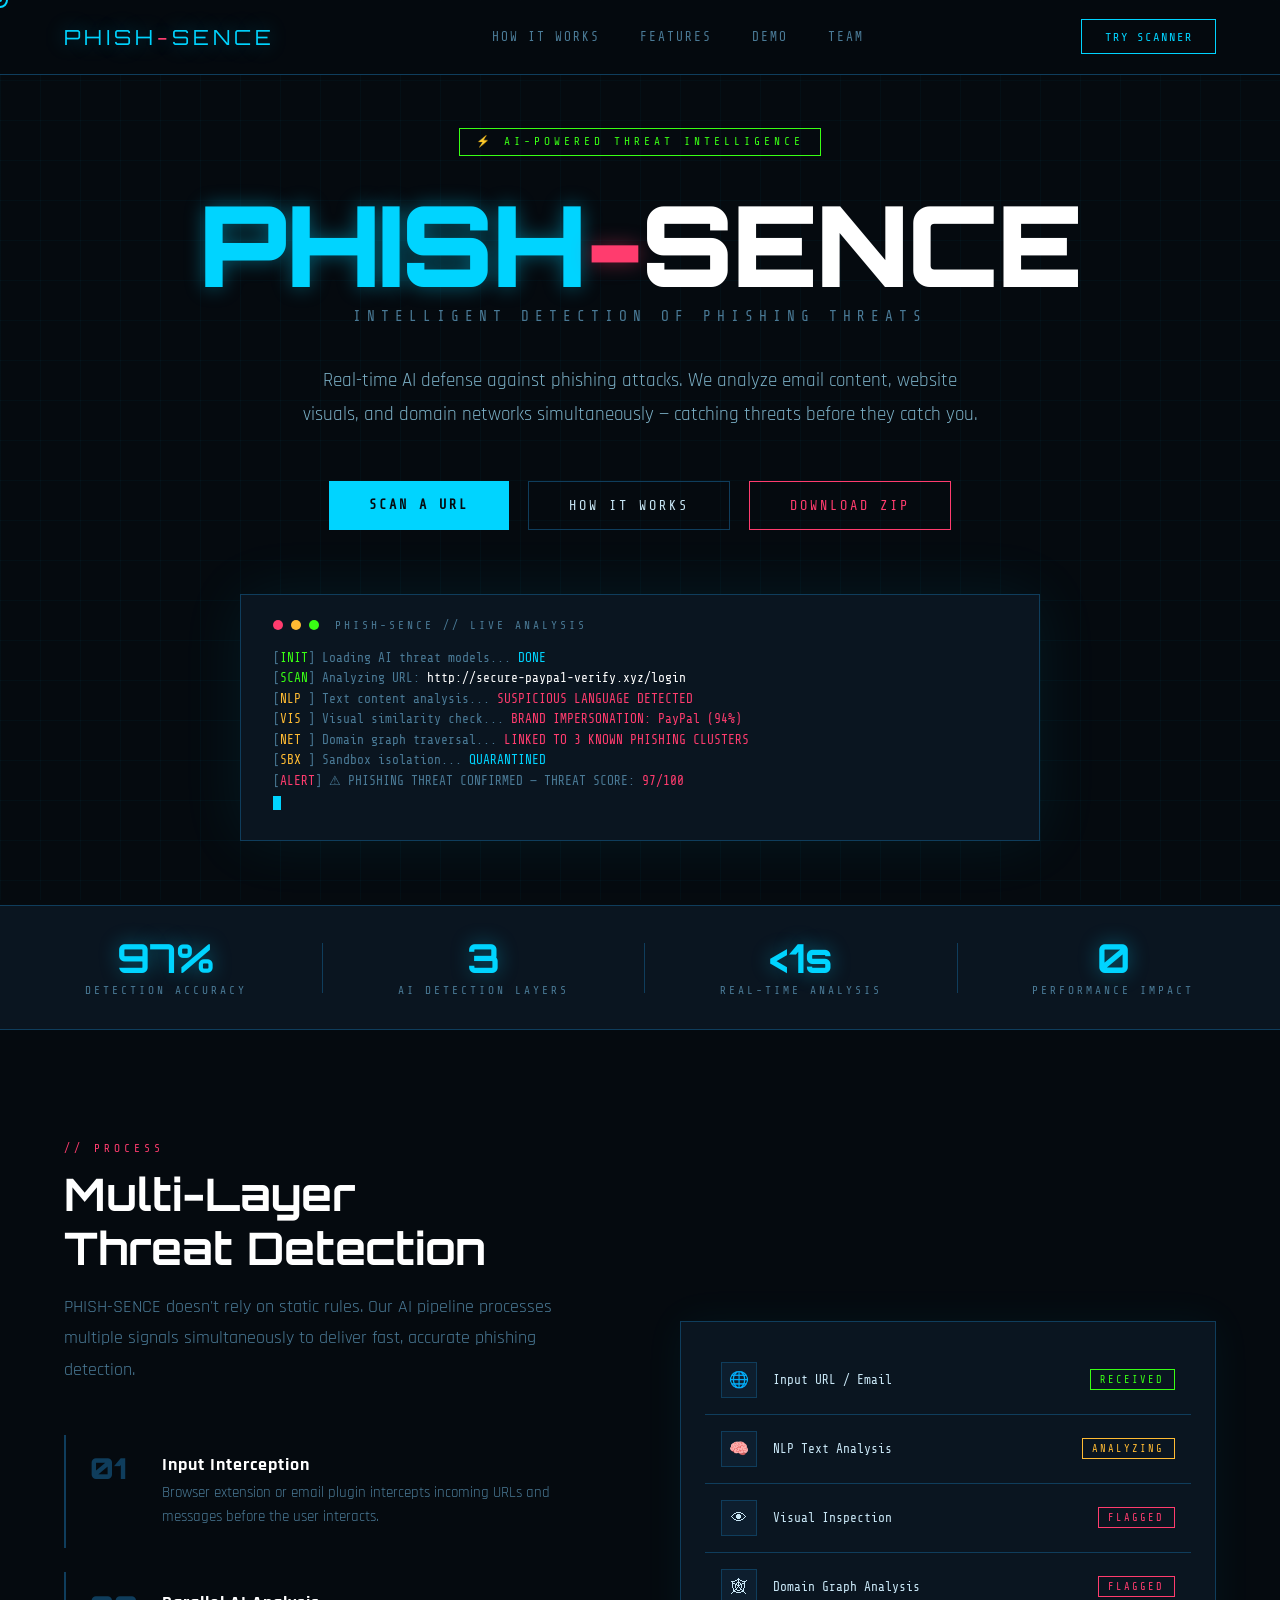
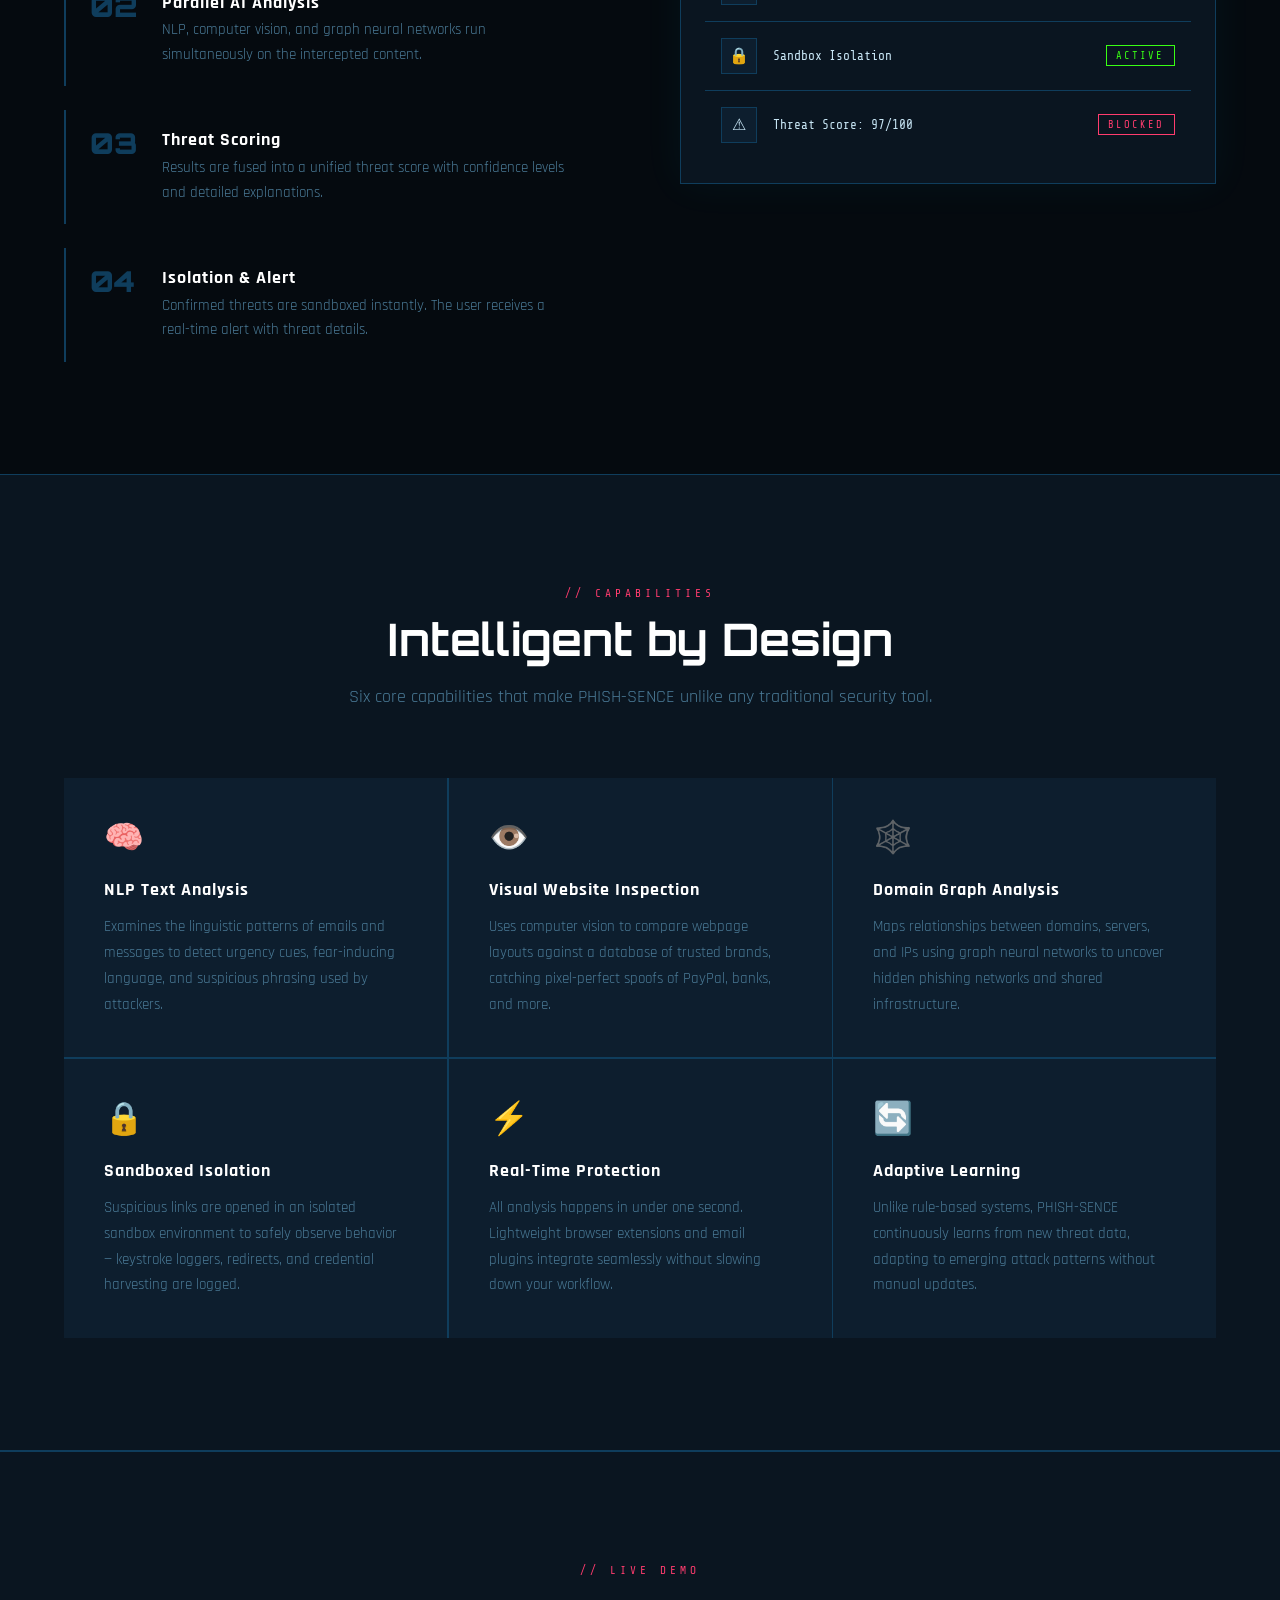
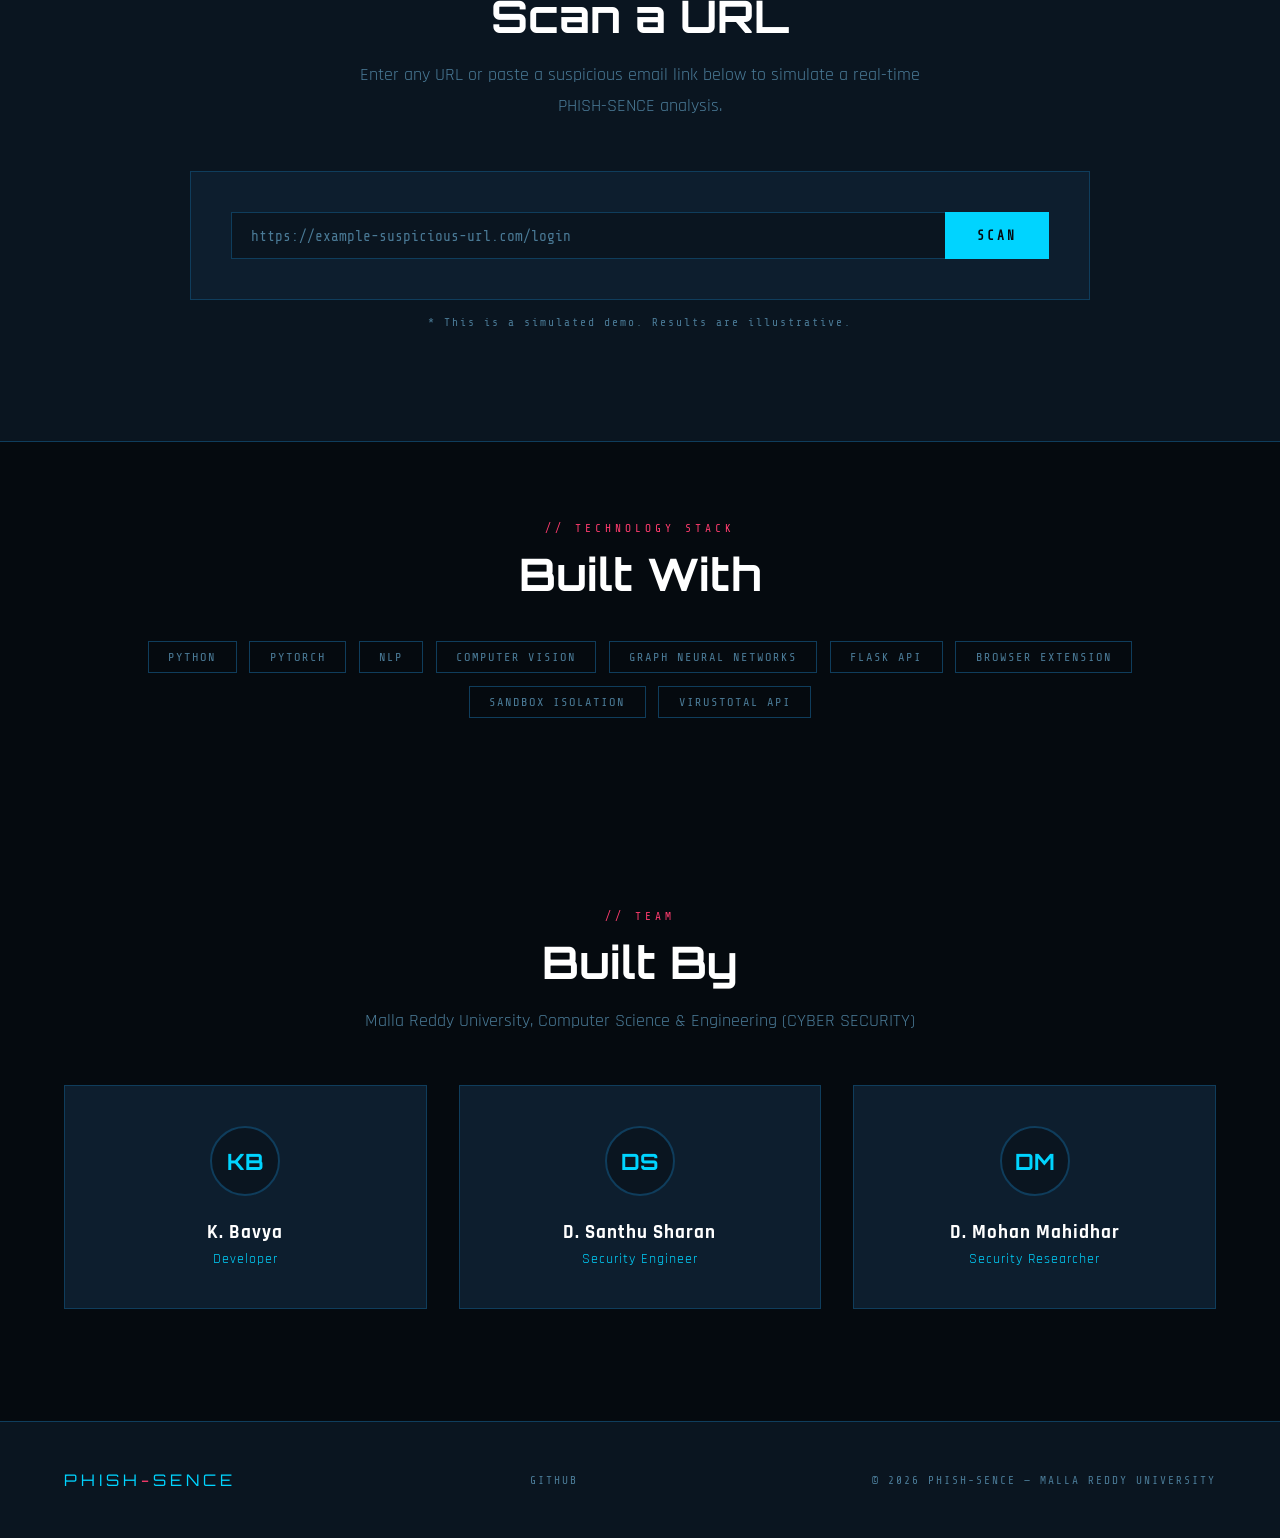
<file: index.html>
<!DOCTYPE html>
<html lang="en">
<head>
<meta charset="UTF-8" />
<meta name="viewport" content="width=device-width, initial-scale=1.0"/>
<title>PHISH-SENCE — Intelligent Phishing Detection</title>
<link href="https://fonts.googleapis.com/css2?family=Share+Tech+Mono&family=Rajdhani:wght@400;600;700&family=Orbitron:wght@700;900&display=swap" rel="stylesheet"/>
<style>
  :root {
    --bg: #050a0f;
    --surface: #0a1520;
    --card: #0d1e2e;
    --border: #0f3d5c;
    --accent: #00d4ff;
    --accent2: #ff3c6e;
    --accent3: #39ff14;
    --text: #c8e6f5;
    --muted: #4a7a96;
    --glow: 0 0 20px rgba(0,212,255,0.4);
    --glow2: 0 0 20px rgba(255,60,110,0.4);
  }

  *, *::before, *::after { margin: 0; padding: 0; box-sizing: border-box; }

  html { scroll-behavior: smooth; }

  body {
    background: var(--bg);
    color: var(--text);
    font-family: 'Rajdhani', sans-serif;
    overflow-x: hidden;
    cursor: none;
  }

  /* CUSTOM CURSOR */
  .cursor {
    width: 16px; height: 16px;
    border: 2px solid var(--accent);
    border-radius: 50%;
    position: fixed;
    top: 0; left: 0;
    pointer-events: none;
    z-index: 9999;
    transition: transform 0.1s, border-color 0.2s;
    mix-blend-mode: screen;
  }
  .cursor-dot {
    width: 4px; height: 4px;
    background: var(--accent);
    border-radius: 50%;
    position: fixed;
    top: 0; left: 0;
    pointer-events: none;
    z-index: 9999;
  }

  /* GRID BACKGROUND */
  body::before {
    content: '';
    position: fixed;
    inset: 0;
    background-image:
      linear-gradient(rgba(0,212,255,0.03) 1px, transparent 1px),
      linear-gradient(90deg, rgba(0,212,255,0.03) 1px, transparent 1px);
    background-size: 40px 40px;
    pointer-events: none;
    z-index: 0;
  }

  /* SCAN LINE */
  body::after {
    content: '';
    position: fixed;
    top: -100%;
    left: 0; right: 0;
    height: 2px;
    background: linear-gradient(90deg, transparent, var(--accent), transparent);
    animation: scanline 6s linear infinite;
    z-index: 1;
    pointer-events: none;
    opacity: 0.4;
  }
  @keyframes scanline {
    0% { top: -2px; }
    100% { top: 100vh; }
  }

  /* NAV */
  nav {
    position: fixed;
    top: 0; left: 0; right: 0;
    z-index: 100;
    display: flex;
    align-items: center;
    justify-content: space-between;
    padding: 1.2rem 4rem;
    background: rgba(5,10,15,0.85);
    backdrop-filter: blur(12px);
    border-bottom: 1px solid var(--border);
  }
  .nav-logo {
    font-family: 'Orbitron', monospace;
    font-size: 1.3rem;
    color: var(--accent);
    letter-spacing: 4px;
    text-shadow: var(--glow);
  }
  .nav-logo span { color: var(--accent2); }
  .nav-links { display: flex; gap: 2.5rem; list-style: none; }
  .nav-links a {
    font-family: 'Share Tech Mono', monospace;
    font-size: 0.8rem;
    color: var(--muted);
    text-decoration: none;
    letter-spacing: 2px;
    text-transform: uppercase;
    transition: color 0.2s;
  }
  .nav-links a:hover { color: var(--accent); }
  .nav-cta {
    font-family: 'Share Tech Mono', monospace;
    font-size: 0.75rem;
    letter-spacing: 2px;
    text-transform: uppercase;
    padding: 0.6rem 1.4rem;
    border: 1px solid var(--accent);
    color: var(--accent);
    background: transparent;
    cursor: none;
    transition: all 0.3s;
    position: relative;
    overflow: hidden;
  }
  .nav-cta::before {
    content: '';
    position: absolute;
    inset: 0;
    background: var(--accent);
    transform: scaleX(0);
    transform-origin: left;
    transition: transform 0.3s;
    z-index: -1;
  }
  .nav-cta:hover { color: var(--bg); }
  .nav-cta:hover::before { transform: scaleX(1); }

  /* HERO */
  .hero {
    min-height: 100vh;
    display: flex;
    flex-direction: column;
    align-items: center;
    justify-content: center;
    padding: 8rem 2rem 4rem;
    position: relative;
    z-index: 2;
    text-align: center;
  }

  .hero-badge {
    font-family: 'Share Tech Mono', monospace;
    font-size: 0.7rem;
    letter-spacing: 4px;
    color: var(--accent3);
    border: 1px solid var(--accent3);
    padding: 0.4rem 1rem;
    margin-bottom: 2rem;
    display: inline-block;
    animation: fadeDown 0.8s ease both;
  }

  .hero-title {
    font-family: 'Orbitron', monospace;
    font-size: clamp(3rem, 10vw, 7rem);
    font-weight: 900;
    line-height: 1;
    letter-spacing: -2px;
    margin-bottom: 0.5rem;
    animation: fadeDown 0.8s 0.1s ease both;
  }
  .hero-title .ph { color: var(--accent); text-shadow: var(--glow); }
  .hero-title .ish { color: var(--accent2); text-shadow: var(--glow2); }
  .hero-title .rest { color: #fff; }

  .hero-sub {
    font-family: 'Share Tech Mono', monospace;
    font-size: 0.9rem;
    letter-spacing: 6px;
    color: var(--muted);
    margin-bottom: 2.5rem;
    text-transform: uppercase;
    animation: fadeDown 0.8s 0.2s ease both;
  }

  .hero-desc {
    max-width: 680px;
    font-size: 1.2rem;
    line-height: 1.8;
    color: #7aaec4;
    margin-bottom: 3rem;
    animation: fadeDown 0.8s 0.3s ease both;
  }

  .hero-btns {
    display: flex;
    gap: 1.2rem;
    justify-content: center;
    flex-wrap: wrap;
    animation: fadeDown 0.8s 0.4s ease both;
  }

  .btn-primary {
    font-family: 'Share Tech Mono', monospace;
    font-size: 0.85rem;
    letter-spacing: 3px;
    text-transform: uppercase;
    padding: 1rem 2.5rem;
    background: var(--accent);
    color: var(--bg);
    border: none;
    cursor: none;
    font-weight: bold;
    transition: all 0.3s;
    position: relative;
    overflow: hidden;
    text-decoration: none;
    display: inline-block;
  }
  .btn-primary:hover { box-shadow: var(--glow); transform: translateY(-2px); }

  .btn-secondary {
    font-family: 'Share Tech Mono', monospace;
    font-size: 0.85rem;
    letter-spacing: 3px;
    text-transform: uppercase;
    padding: 1rem 2.5rem;
    background: transparent;
    color: var(--text);
    border: 1px solid var(--border);
    cursor: none;
    transition: all 0.3s;
    text-decoration: none;
    display: inline-block;
  }
  .btn-secondary:hover { border-color: var(--accent); color: var(--accent); }

  .btn-download {
    border-color: var(--accent2);
    color: var(--accent2);
  }
  .btn-download:hover {
    border-color: var(--accent2);
    color: #fff;
    box-shadow: var(--glow2);
  }

  /* THREAT METER ANIMATION */
  .hero-visual {
    margin-top: 4rem;
    width: 100%;
    max-width: 800px;
    position: relative;
    animation: fadeDown 0.8s 0.5s ease both;
  }

  .terminal {
    background: var(--surface);
    border: 1px solid var(--border);
    padding: 1.5rem 2rem;
    font-family: 'Share Tech Mono', monospace;
    font-size: 0.8rem;
    text-align: left;
    position: relative;
    box-shadow: 0 0 60px rgba(0,212,255,0.08);
  }
  .terminal-bar {
    display: flex;
    gap: 0.5rem;
    margin-bottom: 1.2rem;
    align-items: center;
  }
  .dot { width: 10px; height: 10px; border-radius: 50%; }
  .dot.r { background: var(--accent2); }
  .dot.y { background: #ffbb33; }
  .dot.g { background: var(--accent3); }
  .term-title {
    font-size: 0.7rem;
    letter-spacing: 3px;
    color: var(--muted);
    margin-left: 0.5rem;
  }
  .term-line { margin-bottom: 0.4rem; color: #4a7a96; }
  .term-line .p { color: var(--accent3); }
  .term-line .w { color: #fff; }
  .term-line .d { color: var(--accent2); }
  .term-line .a { color: var(--accent); }
  .term-line .n { color: #ffbb33; }
  .blink {
    display: inline-block;
    width: 8px; height: 14px;
    background: var(--accent);
    animation: blink 1s step-end infinite;
    vertical-align: middle;
  }
  @keyframes blink { 50% { opacity: 0; } }

  /* STATS */
  .stats-bar {
    background: var(--surface);
    border-top: 1px solid var(--border);
    border-bottom: 1px solid var(--border);
    padding: 2rem 4rem;
    display: flex;
    justify-content: space-around;
    align-items: center;
    position: relative;
    z-index: 2;
    flex-wrap: wrap;
    gap: 2rem;
  }
  .stat-item { text-align: center; }
  .stat-num {
    font-family: 'Orbitron', monospace;
    font-size: 2.5rem;
    font-weight: 700;
    color: var(--accent);
    text-shadow: var(--glow);
    line-height: 1;
  }
  .stat-label {
    font-family: 'Share Tech Mono', monospace;
    font-size: 0.7rem;
    letter-spacing: 3px;
    color: var(--muted);
    margin-top: 0.4rem;
    text-transform: uppercase;
  }
  .stat-div { width: 1px; height: 50px; background: var(--border); }

  /* SECTIONS */
  section { position: relative; z-index: 2; }

  .section-tag {
    font-family: 'Share Tech Mono', monospace;
    font-size: 0.7rem;
    letter-spacing: 4px;
    color: var(--accent2);
    text-transform: uppercase;
    margin-bottom: 0.8rem;
  }
  .section-title {
    font-family: 'Orbitron', monospace;
    font-size: clamp(1.6rem, 4vw, 2.8rem);
    font-weight: 700;
    color: #fff;
    margin-bottom: 1rem;
    line-height: 1.2;
  }
  .section-desc {
    color: var(--muted);
    font-size: 1.1rem;
    line-height: 1.8;
    max-width: 600px;
  }

  /* HOW IT WORKS */
  .how {
    padding: 7rem 4rem;
    max-width: 1300px;
    margin: 0 auto;
    display: grid;
    grid-template-columns: 1fr 1fr;
    gap: 5rem;
    align-items: center;
  }

  .steps { display: flex; flex-direction: column; gap: 1.5rem; margin-top: 3rem; }
  .step {
    display: flex;
    gap: 1.5rem;
    align-items: flex-start;
    padding: 1.2rem 1.5rem;
    border-left: 2px solid var(--border);
    transition: border-color 0.3s, background 0.3s;
    cursor: default;
  }
  .step:hover { border-color: var(--accent); background: rgba(0,212,255,0.03); }
  .step-num {
    font-family: 'Orbitron', monospace;
    font-size: 1.8rem;
    font-weight: 900;
    color: var(--border);
    line-height: 1;
    min-width: 48px;
    transition: color 0.3s;
  }
  .step:hover .step-num { color: var(--accent); }
  .step-content h4 {
    font-family: 'Rajdhani', sans-serif;
    font-size: 1.1rem;
    font-weight: 700;
    color: #fff;
    margin-bottom: 0.3rem;
    letter-spacing: 1px;
  }
  .step-content p { font-size: 0.95rem; color: var(--muted); line-height: 1.6; }

  /* PIPELINE VISUAL */
  .pipeline {
    display: flex;
    flex-direction: column;
    gap: 0;
    background: var(--surface);
    border: 1px solid var(--border);
    padding: 1.5rem;
    box-shadow: 0 0 40px rgba(0,212,255,0.05);
  }
  .pipe-step {
    display: flex;
    align-items: center;
    gap: 1rem;
    padding: 1rem;
    border-bottom: 1px solid var(--border);
    font-family: 'Share Tech Mono', monospace;
    font-size: 0.8rem;
    position: relative;
  }
  .pipe-step:last-child { border-bottom: none; }
  .pipe-icon {
    width: 36px; height: 36px;
    border: 1px solid var(--border);
    display: flex;
    align-items: center;
    justify-content: center;
    font-size: 1rem;
    flex-shrink: 0;
    background: var(--card);
  }
  .pipe-label { color: var(--text); flex: 1; }
  .pipe-status {
    font-size: 0.65rem;
    letter-spacing: 2px;
    padding: 0.2rem 0.6rem;
    border-radius: 0;
  }
  .pipe-status.ok { color: var(--accent3); border: 1px solid var(--accent3); }
  .pipe-status.warn { color: #ffbb33; border: 1px solid #ffbb33; }
  .pipe-status.alert { color: var(--accent2); border: 1px solid var(--accent2); animation: pulse-red 1.5s infinite; }
  @keyframes pulse-red { 50% { opacity: 0.4; } }

  /* FEATURES */
  .features {
    padding: 7rem 4rem;
    background: var(--surface);
    border-top: 1px solid var(--border);
    border-bottom: 1px solid var(--border);
  }
  .features-inner { max-width: 1300px; margin: 0 auto; }
  .features-header { text-align: center; margin-bottom: 4rem; }
  .features-header .section-desc { margin: 0 auto; }

  .features-grid {
    display: grid;
    grid-template-columns: repeat(3, 1fr);
    gap: 1.5px;
    background: var(--border);
  }
  .feat-card {
    background: var(--card);
    padding: 2.5rem;
    transition: background 0.3s;
    position: relative;
    overflow: hidden;
  }
  .feat-card::before {
    content: '';
    position: absolute;
    top: 0; left: 0; right: 0;
    height: 2px;
    background: linear-gradient(90deg, var(--accent), var(--accent2));
    transform: scaleX(0);
    transition: transform 0.4s;
    transform-origin: left;
  }
  .feat-card:hover { background: rgba(13,30,46,0.9); }
  .feat-card:hover::before { transform: scaleX(1); }
  .feat-icon {
    font-size: 2rem;
    margin-bottom: 1.2rem;
    display: block;
  }
  .feat-title {
    font-family: 'Rajdhani', sans-serif;
    font-size: 1.15rem;
    font-weight: 700;
    color: #fff;
    margin-bottom: 0.8rem;
    letter-spacing: 1px;
  }
  .feat-desc { font-size: 0.95rem; color: var(--muted); line-height: 1.7; }

  /* TEAM */
  .team {
    padding: 7rem 4rem;
    max-width: 1300px;
    margin: 0 auto;
    text-align: center;
  }
  .team-grid {
    display: grid;
    grid-template-columns: repeat(3, 1fr);
    gap: 2rem;
    margin-top: 3rem;
  }
  .team-card {
    background: var(--card);
    border: 1px solid var(--border);
    padding: 2.5rem 2rem;
    transition: all 0.3s;
    position: relative;
    overflow: hidden;
  }
  .team-card::after {
    content: '';
    position: absolute;
    inset: 0;
    background: linear-gradient(135deg, rgba(0,212,255,0.05), transparent);
    opacity: 0;
    transition: opacity 0.3s;
  }
  .team-card:hover { border-color: var(--accent); transform: translateY(-4px); }
  .team-card:hover::after { opacity: 1; }
  .team-avatar {
    width: 70px; height: 70px;
    border: 2px solid var(--border);
    border-radius: 50%;
    display: flex;
    align-items: center;
    justify-content: center;
    font-family: 'Orbitron', monospace;
    font-size: 1.4rem;
    font-weight: 700;
    color: var(--accent);
    margin: 0 auto 1.5rem;
    background: var(--surface);
    transition: border-color 0.3s, box-shadow 0.3s;
  }
  .team-card:hover .team-avatar { border-color: var(--accent); box-shadow: var(--glow); }
  .team-name {
    font-family: 'Rajdhani', sans-serif;
    font-size: 1.2rem;
    font-weight: 700;
    color: #fff;
    margin-bottom: 0.3rem;
    letter-spacing: 1px;
  }
  .team-roll {
    font-family: 'Share Tech Mono', monospace;
    font-size: 0.7rem;
    letter-spacing: 3px;
    color: var(--muted);
    margin-bottom: 1rem;
  }
  .team-role {
    font-size: 0.9rem;
    color: var(--accent);
    letter-spacing: 1px;
  }

  /* DEMO SCANNER */
  .demo {
    padding: 7rem 4rem;
    background: var(--surface);
    border-top: 1px solid var(--border);
    border-bottom: 1px solid var(--border);
  }
  .demo-inner {
    max-width: 900px;
    margin: 0 auto;
    text-align: center;
  }
  .scanner-box {
    margin-top: 3rem;
    background: var(--card);
    border: 1px solid var(--border);
    padding: 2.5rem;
  }
  .scanner-input-row {
    display: flex;
    gap: 0;
  }
  .scanner-input {
    flex: 1;
    background: var(--surface);
    border: 1px solid var(--border);
    border-right: none;
    color: var(--text);
    font-family: 'Share Tech Mono', monospace;
    font-size: 0.9rem;
    padding: 0.9rem 1.2rem;
    outline: none;
    transition: border-color 0.2s;
  }
  .scanner-input:focus { border-color: var(--accent); }
  .scanner-input::placeholder { color: var(--muted); }
  .scanner-btn {
    background: var(--accent);
    color: var(--bg);
    border: none;
    font-family: 'Share Tech Mono', monospace;
    font-size: 0.8rem;
    letter-spacing: 3px;
    text-transform: uppercase;
    padding: 0.9rem 2rem;
    cursor: none;
    font-weight: bold;
    transition: all 0.3s;
  }
  .scanner-btn:hover { background: #fff; box-shadow: var(--glow); }

  .scanner-result {
    margin-top: 1.5rem;
    padding: 1.2rem;
    background: var(--surface);
    border: 1px solid var(--border);
    font-family: 'Share Tech Mono', monospace;
    font-size: 0.85rem;
    text-align: left;
    display: none;
  }
  .scanner-result.show { display: block; }
  .result-row { display: flex; justify-content: space-between; padding: 0.3rem 0; border-bottom: 1px solid var(--border); }
  .result-row:last-child { border-bottom: none; }
  .result-key { color: var(--muted); }
  .result-safe { color: var(--accent3); }
  .result-danger { color: var(--accent2); }
  .result-warn { color: #ffbb33; }

  /* TECH STACK */
  .tech {
    padding: 5rem 4rem;
    max-width: 1300px;
    margin: 0 auto;
    text-align: center;
  }
  .tech-chips {
    display: flex;
    flex-wrap: wrap;
    gap: 0.8rem;
    justify-content: center;
    margin-top: 2.5rem;
  }
  .chip {
    font-family: 'Share Tech Mono', monospace;
    font-size: 0.75rem;
    letter-spacing: 2px;
    color: var(--muted);
    border: 1px solid var(--border);
    padding: 0.5rem 1.2rem;
    transition: all 0.3s;
    text-transform: uppercase;
  }
  .chip:hover { color: var(--accent); border-color: var(--accent); }

  /* FOOTER */
  footer {
    background: var(--surface);
    border-top: 1px solid var(--border);
    padding: 3rem 4rem;
    position: relative;
    z-index: 2;
  }
  .footer-inner {
    max-width: 1300px;
    margin: 0 auto;
    display: flex;
    justify-content: space-between;
    align-items: center;
    flex-wrap: wrap;
    gap: 2rem;
  }
  .footer-logo {
    font-family: 'Orbitron', monospace;
    font-size: 1rem;
    color: var(--accent);
    letter-spacing: 4px;
  }
  .footer-logo span { color: var(--accent2); }
  .footer-copy {
    font-family: 'Share Tech Mono', monospace;
    font-size: 0.7rem;
    color: var(--muted);
    letter-spacing: 2px;
  }
  .footer-links { display: flex; gap: 2rem; }
  .footer-links a {
    font-family: 'Share Tech Mono', monospace;
    font-size: 0.7rem;
    color: var(--muted);
    text-decoration: none;
    letter-spacing: 2px;
    text-transform: uppercase;
    transition: color 0.2s;
  }
  .footer-links a:hover { color: var(--accent); }

  /* ANIMATIONS */
  @keyframes fadeDown {
    from { opacity: 0; transform: translateY(-20px); }
    to { opacity: 1; transform: translateY(0); }
  }

  .reveal {
    opacity: 0;
    transform: translateY(30px);
    transition: opacity 0.7s ease, transform 0.7s ease;
  }
  .reveal.visible {
    opacity: 1;
    transform: translateY(0);
  }

  /* THREAT COUNTER ANIMATION */
  @keyframes countUp {
    from { opacity: 0; }
    to { opacity: 1; }
  }

  /* SCROLLBAR */
  ::-webkit-scrollbar { width: 4px; }
  ::-webkit-scrollbar-track { background: var(--bg); }
  ::-webkit-scrollbar-thumb { background: var(--border); }

  /* RESPONSIVE */
  @media (max-width: 900px) {
    nav { padding: 1rem 1.5rem; }
    .nav-links { display: none; }
    .how { grid-template-columns: 1fr; gap: 3rem; padding: 4rem 1.5rem; }
    .features { padding: 4rem 1.5rem; }
    .features-grid { grid-template-columns: 1fr; gap: 1px; }
    .team-grid { grid-template-columns: 1fr; max-width: 360px; margin: 3rem auto 0; }
    .team { padding: 4rem 1.5rem; }
    .demo { padding: 4rem 1.5rem; }
    .stats-bar { padding: 2rem 1.5rem; }
    .stat-div { display: none; }
    .tech { padding: 4rem 1.5rem; }
    footer { padding: 2rem 1.5rem; }
    .footer-inner { flex-direction: column; text-align: center; }
    .scanner-input-row { flex-direction: column; }
    .scanner-input { border-right: 1px solid var(--border); border-bottom: none; }
  }
</style>
</head>
<body>

<div class="cursor" id="cursor"></div>
<div class="cursor-dot" id="cursorDot"></div>

<!-- NAV -->
<nav>
  <div class="nav-logo">PHISH<span>-</span>SENCE</div>
  <ul class="nav-links">
    <li><a href="#how">How It Works</a></li>
    <li><a href="#features">Features</a></li>
    <li><a href="#demo">Demo</a></li>
    <li><a href="#team">Team</a></li>
  </ul>
  <button class="nav-cta" onclick="document.getElementById('demo').scrollIntoView({behavior:'smooth'})">Try Scanner</button>
</nav>

<!-- HERO -->
<section class="hero">
  <div class="hero-badge">⚡ AI-POWERED THREAT INTELLIGENCE</div>
  <h1 class="hero-title">
    <span class="ph">PHISH</span><span class="ish">-</span><span class="rest">SENCE</span>
  </h1>
  <p class="hero-sub">Intelligent Detection of Phishing Threats</p>
  <p class="hero-desc">
    Real-time AI defense against phishing attacks. We analyze email content, website visuals, and domain networks simultaneously — catching threats before they catch you.
  </p>
  <div class="hero-btns">
    <a href="#demo" class="btn-primary">Scan a URL</a>
    <a href="#how" class="btn-secondary">How It Works</a>
    <a href="https://github.com/Sharan-raj311/PHISH-SENCE/archive/refs/heads/main.zip" class="btn-secondary btn-download" download>Download ZIP</a>
  </div>

  <div class="hero-visual">
    <div class="terminal">
      <div class="terminal-bar">
        <div class="dot r"></div>
        <div class="dot y"></div>
        <div class="dot g"></div>
        <span class="term-title">PHISH-SENCE // LIVE ANALYSIS</span>
      </div>
      <div class="term-line">[<span class="p">INIT</span>] Loading AI threat models... <span class="a">DONE</span></div>
      <div class="term-line">[<span class="p">SCAN</span>] Analyzing URL: <span class="w">http://secure-paypa1-verify.xyz/login</span></div>
      <div class="term-line">[<span class="n">NLP </span>] Text content analysis... <span class="d">SUSPICIOUS LANGUAGE DETECTED</span></div>
      <div class="term-line">[<span class="n">VIS </span>] Visual similarity check... <span class="d">BRAND IMPERSONATION: PayPal (94%)</span></div>
      <div class="term-line">[<span class="n">NET </span>] Domain graph traversal... <span class="d">LINKED TO 3 KNOWN PHISHING CLUSTERS</span></div>
      <div class="term-line">[<span class="n">SBX </span>] Sandbox isolation... <span class="a">QUARANTINED</span></div>
      <div class="term-line">[<span class="d">ALERT</span>] ⚠ PHISHING THREAT CONFIRMED — THREAT SCORE: <span class="d">97/100</span></div>
      <div class="term-line"><span class="blink"></span></div>
    </div>
  </div>
</section>

<!-- STATS -->
<div class="stats-bar">
  <div class="stat-item">
    <div class="stat-num" data-target="97">97%</div>
    <div class="stat-label">Detection Accuracy</div>
  </div>
  <div class="stat-div"></div>
  <div class="stat-item">
    <div class="stat-num">3</div>
    <div class="stat-label">AI Detection Layers</div>
  </div>
  <div class="stat-div"></div>
  <div class="stat-item">
    <div class="stat-num">&lt;1s</div>
    <div class="stat-label">Real-Time Analysis</div>
  </div>
  <div class="stat-div"></div>
  <div class="stat-item">
    <div class="stat-num">0</div>
    <div class="stat-label">Performance Impact</div>
  </div>
</div>

<!-- HOW IT WORKS -->
<section id="how">
  <div class="how">
    <div class="reveal">
      <div class="section-tag">// Process</div>
      <h2 class="section-title">Multi-Layer<br/>Threat Detection</h2>
      <p class="section-desc">PHISH-SENCE doesn't rely on static rules. Our AI pipeline processes multiple signals simultaneously to deliver fast, accurate phishing detection.</p>
      <div class="steps">
        <div class="step">
          <div class="step-num">01</div>
          <div class="step-content">
            <h4>Input Interception</h4>
            <p>Browser extension or email plugin intercepts incoming URLs and messages before the user interacts.</p>
          </div>
        </div>
        <div class="step">
          <div class="step-num">02</div>
          <div class="step-content">
            <h4>Parallel AI Analysis</h4>
            <p>NLP, computer vision, and graph neural networks run simultaneously on the intercepted content.</p>
          </div>
        </div>
        <div class="step">
          <div class="step-num">03</div>
          <div class="step-content">
            <h4>Threat Scoring</h4>
            <p>Results are fused into a unified threat score with confidence levels and detailed explanations.</p>
          </div>
        </div>
        <div class="step">
          <div class="step-num">04</div>
          <div class="step-content">
            <h4>Isolation & Alert</h4>
            <p>Confirmed threats are sandboxed instantly. The user receives a real-time alert with threat details.</p>
          </div>
        </div>
      </div>
    </div>

    <div class="reveal" style="transition-delay: 0.2s;">
      <div class="pipeline">
        <div class="pipe-step">
          <div class="pipe-icon">🌐</div>
          <div class="pipe-label">Input URL / Email</div>
          <div class="pipe-status ok">RECEIVED</div>
        </div>
        <div class="pipe-step">
          <div class="pipe-icon">🧠</div>
          <div class="pipe-label">NLP Text Analysis</div>
          <div class="pipe-status warn">ANALYZING</div>
        </div>
        <div class="pipe-step">
          <div class="pipe-icon">👁</div>
          <div class="pipe-label">Visual Inspection</div>
          <div class="pipe-status alert">FLAGGED</div>
        </div>
        <div class="pipe-step">
          <div class="pipe-icon">🕸</div>
          <div class="pipe-label">Domain Graph Analysis</div>
          <div class="pipe-status alert">FLAGGED</div>
        </div>
        <div class="pipe-step">
          <div class="pipe-icon">🔒</div>
          <div class="pipe-label">Sandbox Isolation</div>
          <div class="pipe-status ok">ACTIVE</div>
        </div>
        <div class="pipe-step">
          <div class="pipe-icon">⚠</div>
          <div class="pipe-label">Threat Score: 97/100</div>
          <div class="pipe-status alert">BLOCKED</div>
        </div>
      </div>
    </div>
  </div>
</section>

<!-- FEATURES -->
<section id="features" class="features">
  <div class="features-inner">
    <div class="features-header reveal">
      <div class="section-tag">// Capabilities</div>
      <h2 class="section-title">Intelligent by Design</h2>
      <p class="section-desc">Six core capabilities that make PHISH-SENCE unlike any traditional security tool.</p>
    </div>
    <div class="features-grid reveal">
      <div class="feat-card">
        <span class="feat-icon">🧠</span>
        <div class="feat-title">NLP Text Analysis</div>
        <p class="feat-desc">Examines the linguistic patterns of emails and messages to detect urgency cues, fear-inducing language, and suspicious phrasing used by attackers.</p>
      </div>
      <div class="feat-card">
        <span class="feat-icon">👁️</span>
        <div class="feat-title">Visual Website Inspection</div>
        <p class="feat-desc">Uses computer vision to compare webpage layouts against a database of trusted brands, catching pixel-perfect spoofs of PayPal, banks, and more.</p>
      </div>
      <div class="feat-card">
        <span class="feat-icon">🕸️</span>
        <div class="feat-title">Domain Graph Analysis</div>
        <p class="feat-desc">Maps relationships between domains, servers, and IPs using graph neural networks to uncover hidden phishing networks and shared infrastructure.</p>
      </div>
      <div class="feat-card">
        <span class="feat-icon">🔒</span>
        <div class="feat-title">Sandboxed Isolation</div>
        <p class="feat-desc">Suspicious links are opened in an isolated sandbox environment to safely observe behavior — keystroke loggers, redirects, and credential harvesting are logged.</p>
      </div>
      <div class="feat-card">
        <span class="feat-icon">⚡</span>
        <div class="feat-title">Real-Time Protection</div>
        <p class="feat-desc">All analysis happens in under one second. Lightweight browser extensions and email plugins integrate seamlessly without slowing down your workflow.</p>
      </div>
      <div class="feat-card">
        <span class="feat-icon">🔄</span>
        <div class="feat-title">Adaptive Learning</div>
        <p class="feat-desc">Unlike rule-based systems, PHISH-SENCE continuously learns from new threat data, adapting to emerging attack patterns without manual updates.</p>
      </div>
    </div>
  </div>
</section>

<!-- DEMO SCANNER -->
<section id="demo" class="demo">
  <div class="demo-inner">
    <div class="reveal">
      <div class="section-tag">// Live Demo</div>
      <h2 class="section-title">Scan a URL</h2>
      <p class="section-desc" style="margin: 0 auto;">Enter any URL or paste a suspicious email link below to simulate a real-time PHISH-SENCE analysis.</p>
    </div>
    <div class="scanner-box reveal" style="transition-delay: 0.2s;">
      <div class="scanner-input-row">
        <input class="scanner-input" id="urlInput" type="text" placeholder="https://example-suspicious-url.com/login" />
        <button class="scanner-btn" onclick="runScan()">SCAN</button>
      </div>
      <div class="scanner-result" id="scanResult">
        <div class="result-row"><span class="result-key">URL</span><span id="r-url" class="result-warn">—</span></div>
        <div class="result-row"><span class="result-key">NLP TEXT ANALYSIS</span><span id="r-nlp">—</span></div>
        <div class="result-row"><span class="result-key">VISUAL INSPECTION</span><span id="r-vis">—</span></div>
        <div class="result-row"><span class="result-key">DOMAIN GRAPH</span><span id="r-net">—</span></div>
        <div class="result-row"><span class="result-key">THREAT SCORE</span><span id="r-score">—</span></div>
        <div class="result-row"><span class="result-key">VERDICT</span><span id="r-verdict">—</span></div>
      </div>
    </div>
    <p style="font-family:'Share Tech Mono',monospace;font-size:0.7rem;color:var(--muted);margin-top:1rem;letter-spacing:2px;">
      * This is a simulated demo. Results are illustrative.
    </p>
  </div>
</section>

<!-- TECH -->
<section class="tech reveal">
  <div class="section-tag">// Technology Stack</div>
  <h2 class="section-title">Built With</h2>
  <div class="tech-chips">
    <div class="chip">Python</div>
    <div class="chip">PyTorch</div>
    <div class="chip">NLP</div>
    <div class="chip">Computer Vision</div>
    <div class="chip">Graph Neural Networks</div>
    <div class="chip">Flask API</div>
    <div class="chip">Browser Extension</div>
    <div class="chip">Sandbox Isolation</div>
    <div class="chip">VirusTotal API</div>
  </div>
</section>

<!-- TEAM -->
<section id="team">
  <div class="team">
    <div class="reveal">
      <div class="section-tag">// Team</div>
      <h2 class="section-title">Built By</h2>
      <p class="section-desc" style="margin: 0 auto;">Malla Reddy University, Computer Science & Engineering (CYBER SECURITY)</p>
    </div>
    <div class="team-grid reveal" style="transition-delay: 0.2s;">
      <div class="team-card">
        <div class="team-avatar">KB</div>
        <div class="team-name">K. Bavya</div>
        <div class="team-role">Developer</div>
      </div>
      <div class="team-card">
        <div class="team-avatar">DS</div>
        <div class="team-name">D. Santhu Sharan</div>
        <div class="team-role">Security Engineer</div>
      </div>
      <div class="team-card">
        <div class="team-avatar">DM</div>
        <div class="team-name">D. Mohan Mahidhar</div>
        <div class="team-role">Security Researcher</div>
      </div>
    </div>
  </div>
</section>

<!-- FOOTER -->
<footer>
  <div class="footer-inner">
    <div class="footer-logo">PHISH<span>-</span>SENCE</div>
    <div class="footer-links">
      <a href="https://github.com/Sharan-raj311/PHISH-SENCE" target="_blank">GitHub</a>
    </div>
    <div class="footer-copy">© 2026 PHISH-SENCE — MALLA REDDY UNIVERSITY</div>
  </div>
</footer>

<script>
  // CURSOR
  const cursor = document.getElementById('cursor');
  const dot = document.getElementById('cursorDot');
  let mx = 0, my = 0, cx = 0, cy = 0;
  document.addEventListener('mousemove', e => { mx = e.clientX; my = e.clientY; });
  function animCursor() {
    cx += (mx - cx) * 0.15;
    cy += (my - cy) * 0.15;
    cursor.style.left = cx - 8 + 'px';
    cursor.style.top = cy - 8 + 'px';
    dot.style.left = mx - 2 + 'px';
    dot.style.top = my - 2 + 'px';
    requestAnimationFrame(animCursor);
  }
  animCursor();
  document.querySelectorAll('a,button,.feat-card,.step,.chip,.team-card').forEach(el => {
    el.addEventListener('mouseenter', () => cursor.style.transform = 'scale(2)');
    el.addEventListener('mouseleave', () => cursor.style.transform = 'scale(1)');
  });

  // REVEAL ON SCROLL
  const reveals = document.querySelectorAll('.reveal');
  const obs = new IntersectionObserver(entries => {
    entries.forEach(e => { if (e.isIntersecting) e.target.classList.add('visible'); });
  }, { threshold: 0.15 });
  reveals.forEach(r => obs.observe(r));

  // DEMO SCANNER
  function runScan() {
    const url = document.getElementById('urlInput').value.trim();
    if (!url) return;
    const result = document.getElementById('scanResult');
    result.classList.remove('show');

    const isSusp = url.includes('paypa') || url.includes('secure') || url.includes('verify') ||
      url.includes('login') || url.includes('bank') || url.includes('update') ||
      url.includes('.xyz') || url.includes('.tk') || url.includes('.ml');
    const isSafe = url.startsWith('https://google') || url.startsWith('https://github') ||
      url.startsWith('https://anthropic') || url.startsWith('https://youtube');

    let score, nlp, vis, net, verdict, scoreClass;
    if (isSafe) {
      score = Math.floor(Math.random() * 8) + 1;
      nlp = 'CLEAN'; vis = 'NO BRAND MATCH'; net = 'TRUSTED DOMAIN';
      verdict = '✅ SAFE'; scoreClass = 'result-safe';
    } else if (isSusp) {
      score = Math.floor(Math.random() * 15) + 82;
      nlp = 'URGENT LANGUAGE DETECTED'; vis = 'BRAND SPOOFING DETECTED';
      net = 'LINKED TO PHISHING CLUSTER';
      verdict = '🚨 PHISHING DETECTED — BLOCKED'; scoreClass = 'result-danger';
    } else {
      score = Math.floor(Math.random() * 35) + 30;
      nlp = score > 50 ? 'MILD SUSPICIOUS LANGUAGE' : 'CLEAN';
      vis = score > 50 ? 'PARTIAL MATCH' : 'NO BRAND MATCH';
      net = score > 50 ? 'UNVERIFIED DOMAIN' : 'NO LINKS FOUND';
      verdict = score > 50 ? '⚠ SUSPICIOUS — PROCEED WITH CAUTION' : '✅ LIKELY SAFE';
      scoreClass = score > 50 ? 'result-warn' : 'result-safe';
    }

    setTimeout(() => {
      document.getElementById('r-url').textContent = url.length > 50 ? url.substring(0,50)+'...' : url;
      document.getElementById('r-nlp').textContent = nlp;
      document.getElementById('r-nlp').className = scoreClass;
      document.getElementById('r-vis').textContent = vis;
      document.getElementById('r-vis').className = scoreClass;
      document.getElementById('r-net').textContent = net;
      document.getElementById('r-net').className = scoreClass;
      document.getElementById('r-score').textContent = score + '/100';
      document.getElementById('r-score').className = scoreClass;
      document.getElementById('r-verdict').textContent = verdict;
      document.getElementById('r-verdict').className = scoreClass;
      result.classList.add('show');
    }, 800);
  }

  document.getElementById('urlInput').addEventListener('keydown', e => {
    if (e.key === 'Enter') runScan();
  });
</script>
</body>
</html>
</file>
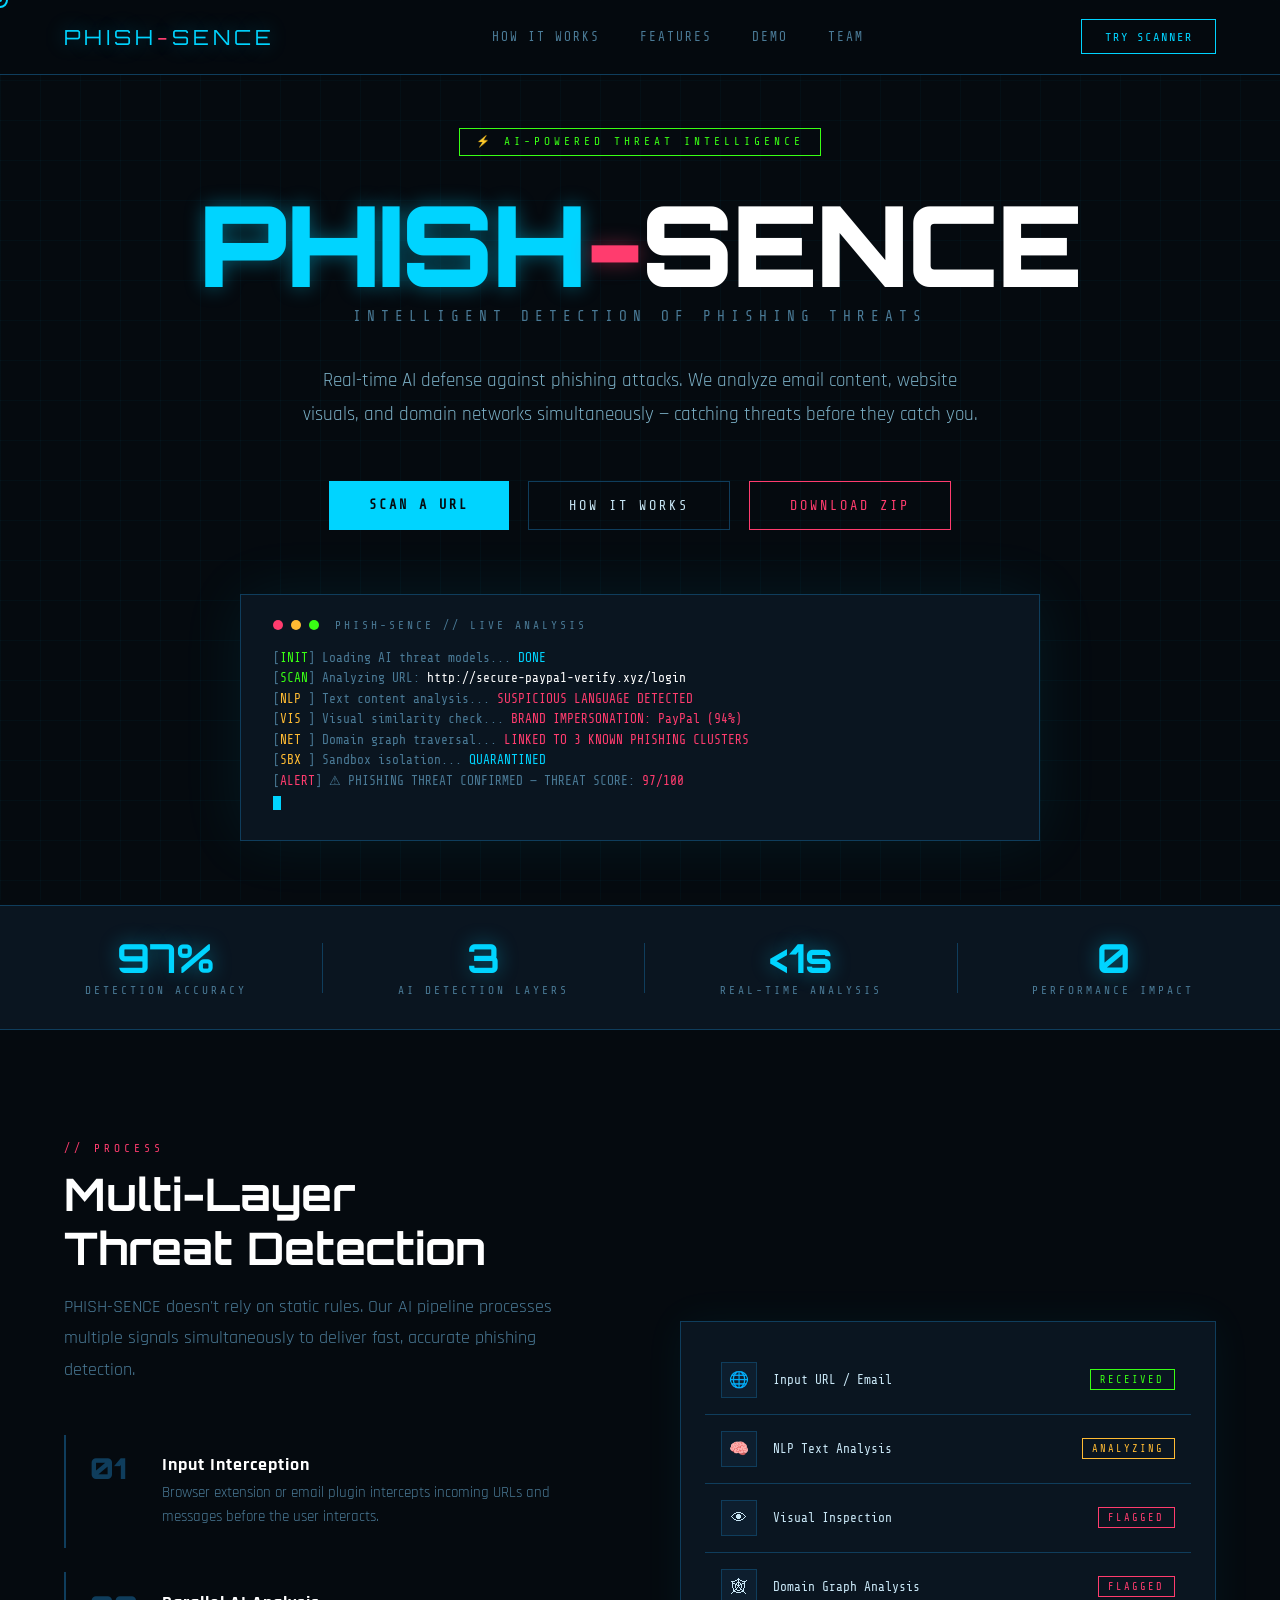
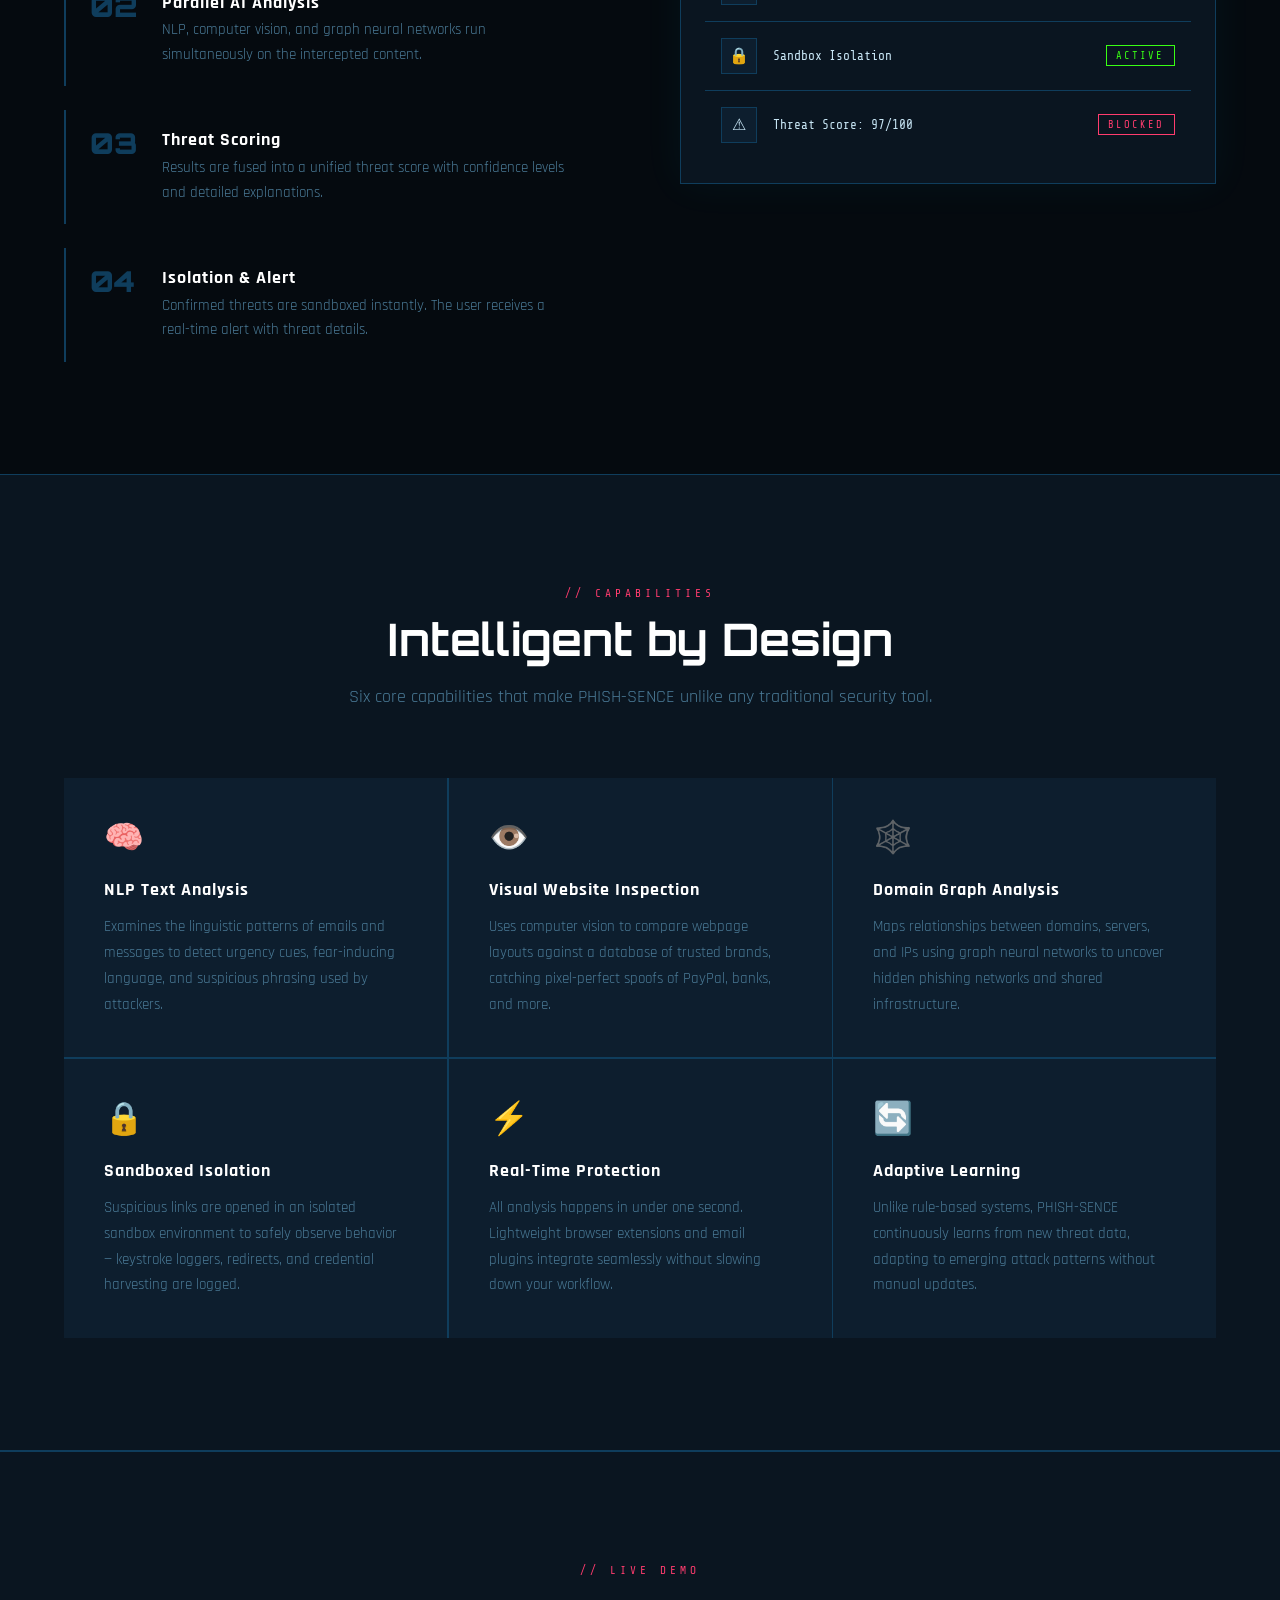
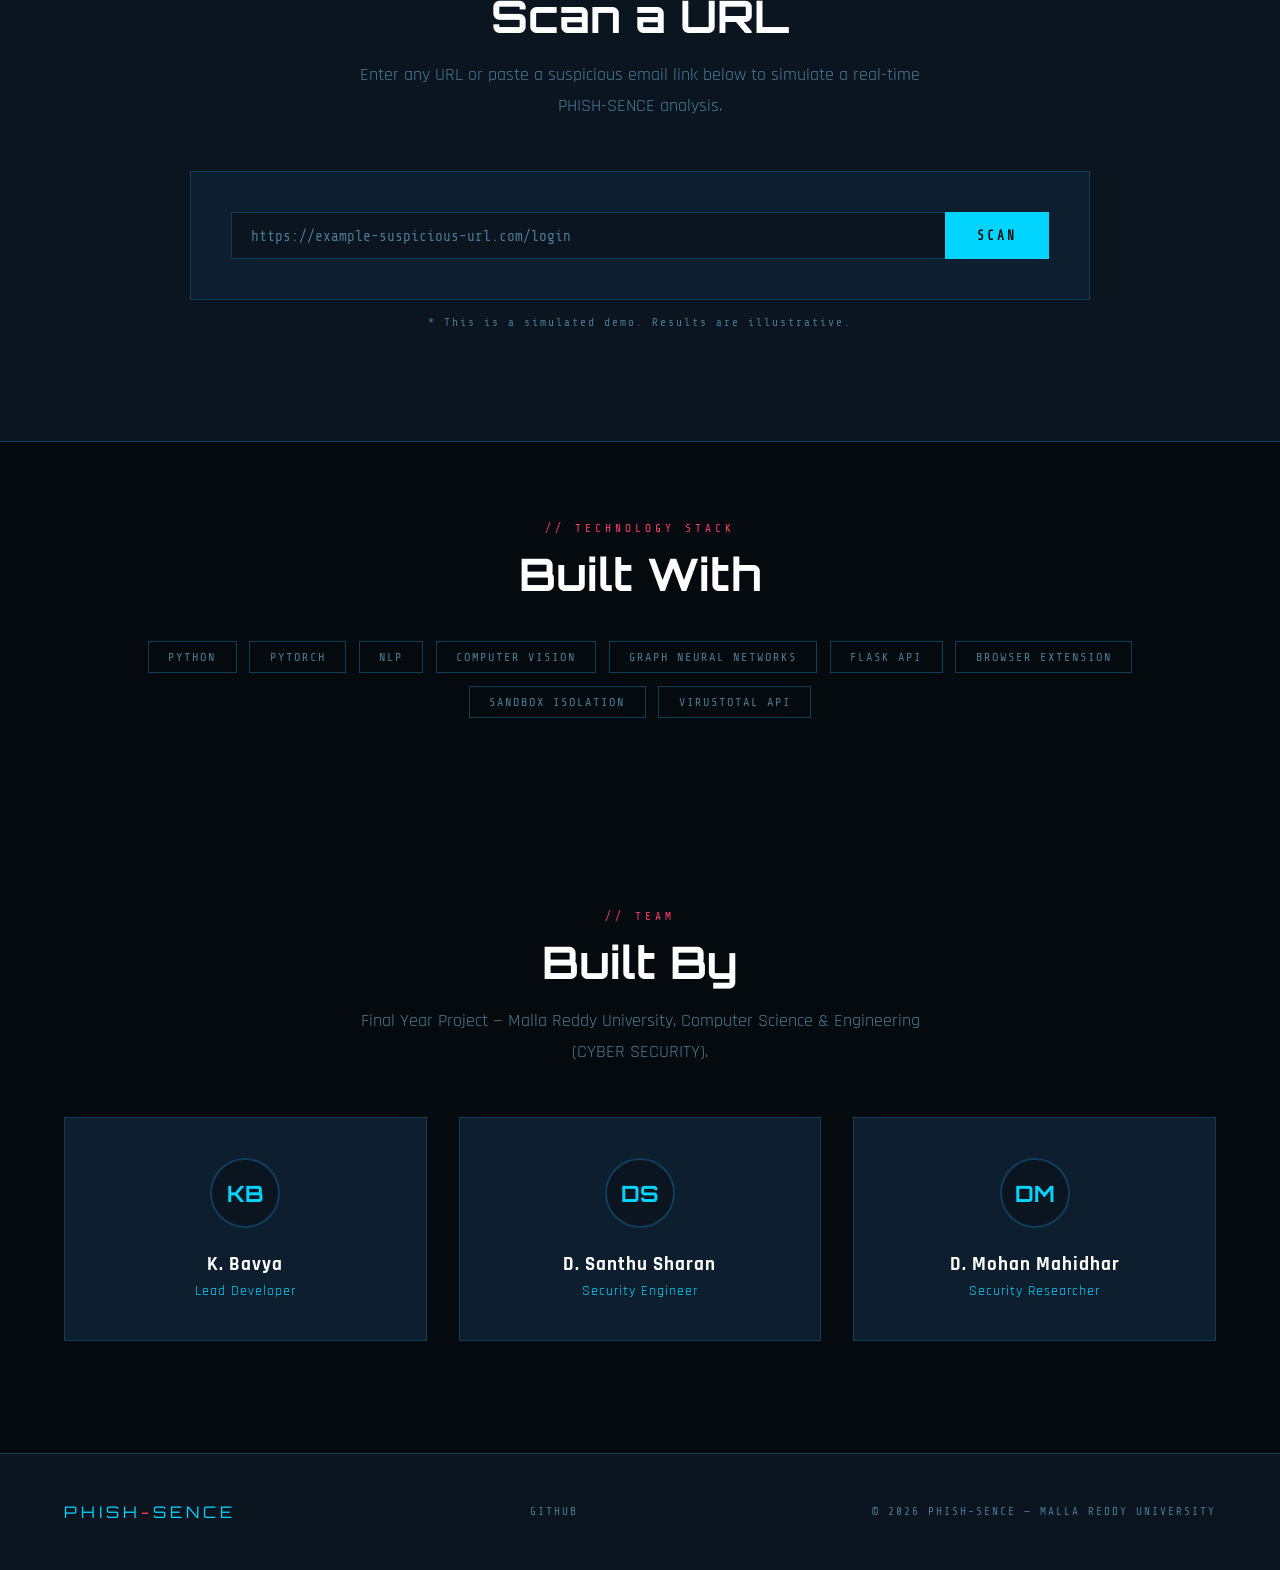
<file: phishsence.html>
<!DOCTYPE html>
<html lang="en">
<head>
<meta charset="UTF-8" />
<meta name="viewport" content="width=device-width, initial-scale=1.0"/>
<title>PHISH-SENCE — Intelligent Phishing Detection</title>
<link href="https://fonts.googleapis.com/css2?family=Share+Tech+Mono&family=Rajdhani:wght@400;600;700&family=Orbitron:wght@700;900&display=swap" rel="stylesheet"/>
<style>
  :root {
    --bg: #050a0f;
    --surface: #0a1520;
    --card: #0d1e2e;
    --border: #0f3d5c;
    --accent: #00d4ff;
    --accent2: #ff3c6e;
    --accent3: #39ff14;
    --text: #c8e6f5;
    --muted: #4a7a96;
    --glow: 0 0 20px rgba(0,212,255,0.4);
    --glow2: 0 0 20px rgba(255,60,110,0.4);
  }

  *, *::before, *::after { margin: 0; padding: 0; box-sizing: border-box; }

  html { scroll-behavior: smooth; }

  body {
    background: var(--bg);
    color: var(--text);
    font-family: 'Rajdhani', sans-serif;
    overflow-x: hidden;
    cursor: none;
  }

  /* CUSTOM CURSOR */
  .cursor {
    width: 16px; height: 16px;
    border: 2px solid var(--accent);
    border-radius: 50%;
    position: fixed;
    top: 0; left: 0;
    pointer-events: none;
    z-index: 9999;
    transition: transform 0.1s, border-color 0.2s;
    mix-blend-mode: screen;
  }
  .cursor-dot {
    width: 4px; height: 4px;
    background: var(--accent);
    border-radius: 50%;
    position: fixed;
    top: 0; left: 0;
    pointer-events: none;
    z-index: 9999;
  }

  /* GRID BACKGROUND */
  body::before {
    content: '';
    position: fixed;
    inset: 0;
    background-image:
      linear-gradient(rgba(0,212,255,0.03) 1px, transparent 1px),
      linear-gradient(90deg, rgba(0,212,255,0.03) 1px, transparent 1px);
    background-size: 40px 40px;
    pointer-events: none;
    z-index: 0;
  }

  /* SCAN LINE */
  body::after {
    content: '';
    position: fixed;
    top: -100%;
    left: 0; right: 0;
    height: 2px;
    background: linear-gradient(90deg, transparent, var(--accent), transparent);
    animation: scanline 6s linear infinite;
    z-index: 1;
    pointer-events: none;
    opacity: 0.4;
  }
  @keyframes scanline {
    0% { top: -2px; }
    100% { top: 100vh; }
  }

  /* NAV */
  nav {
    position: fixed;
    top: 0; left: 0; right: 0;
    z-index: 100;
    display: flex;
    align-items: center;
    justify-content: space-between;
    padding: 1.2rem 4rem;
    background: rgba(5,10,15,0.85);
    backdrop-filter: blur(12px);
    border-bottom: 1px solid var(--border);
  }
  .nav-logo {
    font-family: 'Orbitron', monospace;
    font-size: 1.3rem;
    color: var(--accent);
    letter-spacing: 4px;
    text-shadow: var(--glow);
  }
  .nav-logo span { color: var(--accent2); }
  .nav-links { display: flex; gap: 2.5rem; list-style: none; }
  .nav-links a {
    font-family: 'Share Tech Mono', monospace;
    font-size: 0.8rem;
    color: var(--muted);
    text-decoration: none;
    letter-spacing: 2px;
    text-transform: uppercase;
    transition: color 0.2s;
  }
  .nav-links a:hover { color: var(--accent); }
  .nav-cta {
    font-family: 'Share Tech Mono', monospace;
    font-size: 0.75rem;
    letter-spacing: 2px;
    text-transform: uppercase;
    padding: 0.6rem 1.4rem;
    border: 1px solid var(--accent);
    color: var(--accent);
    background: transparent;
    cursor: none;
    transition: all 0.3s;
    position: relative;
    overflow: hidden;
  }
  .nav-cta::before {
    content: '';
    position: absolute;
    inset: 0;
    background: var(--accent);
    transform: scaleX(0);
    transform-origin: left;
    transition: transform 0.3s;
    z-index: -1;
  }
  .nav-cta:hover { color: var(--bg); }
  .nav-cta:hover::before { transform: scaleX(1); }

  /* HERO */
  .hero {
    min-height: 100vh;
    display: flex;
    flex-direction: column;
    align-items: center;
    justify-content: center;
    padding: 8rem 2rem 4rem;
    position: relative;
    z-index: 2;
    text-align: center;
  }

  .hero-badge {
    font-family: 'Share Tech Mono', monospace;
    font-size: 0.7rem;
    letter-spacing: 4px;
    color: var(--accent3);
    border: 1px solid var(--accent3);
    padding: 0.4rem 1rem;
    margin-bottom: 2rem;
    display: inline-block;
    animation: fadeDown 0.8s ease both;
  }

  .hero-title {
    font-family: 'Orbitron', monospace;
    font-size: clamp(3rem, 10vw, 7rem);
    font-weight: 900;
    line-height: 1;
    letter-spacing: -2px;
    margin-bottom: 0.5rem;
    animation: fadeDown 0.8s 0.1s ease both;
  }
  .hero-title .ph { color: var(--accent); text-shadow: var(--glow); }
  .hero-title .ish { color: var(--accent2); text-shadow: var(--glow2); }
  .hero-title .rest { color: #fff; }

  .hero-sub {
    font-family: 'Share Tech Mono', monospace;
    font-size: 0.9rem;
    letter-spacing: 6px;
    color: var(--muted);
    margin-bottom: 2.5rem;
    text-transform: uppercase;
    animation: fadeDown 0.8s 0.2s ease both;
  }

  .hero-desc {
    max-width: 680px;
    font-size: 1.2rem;
    line-height: 1.8;
    color: #7aaec4;
    margin-bottom: 3rem;
    animation: fadeDown 0.8s 0.3s ease both;
  }

  .hero-btns {
    display: flex;
    gap: 1.2rem;
    justify-content: center;
    flex-wrap: wrap;
    animation: fadeDown 0.8s 0.4s ease both;
  }

  .btn-primary {
    font-family: 'Share Tech Mono', monospace;
    font-size: 0.85rem;
    letter-spacing: 3px;
    text-transform: uppercase;
    padding: 1rem 2.5rem;
    background: var(--accent);
    color: var(--bg);
    border: none;
    cursor: none;
    font-weight: bold;
    transition: all 0.3s;
    position: relative;
    overflow: hidden;
    text-decoration: none;
    display: inline-block;
  }
  .btn-primary:hover { box-shadow: var(--glow); transform: translateY(-2px); }

  .btn-secondary {
    font-family: 'Share Tech Mono', monospace;
    font-size: 0.85rem;
    letter-spacing: 3px;
    text-transform: uppercase;
    padding: 1rem 2.5rem;
    background: transparent;
    color: var(--text);
    border: 1px solid var(--border);
    cursor: none;
    transition: all 0.3s;
    text-decoration: none;
    display: inline-block;
  }
  .btn-secondary:hover { border-color: var(--accent); color: var(--accent); }

  .btn-download {
    border-color: var(--accent2);
    color: var(--accent2);
  }
  .btn-download:hover {
    border-color: var(--accent2);
    color: #fff;
    box-shadow: var(--glow2);
  }

  /* THREAT METER ANIMATION */
  .hero-visual {
    margin-top: 4rem;
    width: 100%;
    max-width: 800px;
    position: relative;
    animation: fadeDown 0.8s 0.5s ease both;
  }

  .terminal {
    background: var(--surface);
    border: 1px solid var(--border);
    padding: 1.5rem 2rem;
    font-family: 'Share Tech Mono', monospace;
    font-size: 0.8rem;
    text-align: left;
    position: relative;
    box-shadow: 0 0 60px rgba(0,212,255,0.08);
  }
  .terminal-bar {
    display: flex;
    gap: 0.5rem;
    margin-bottom: 1.2rem;
    align-items: center;
  }
  .dot { width: 10px; height: 10px; border-radius: 50%; }
  .dot.r { background: var(--accent2); }
  .dot.y { background: #ffbb33; }
  .dot.g { background: var(--accent3); }
  .term-title {
    font-size: 0.7rem;
    letter-spacing: 3px;
    color: var(--muted);
    margin-left: 0.5rem;
  }
  .term-line { margin-bottom: 0.4rem; color: #4a7a96; }
  .term-line .p { color: var(--accent3); }
  .term-line .w { color: #fff; }
  .term-line .d { color: var(--accent2); }
  .term-line .a { color: var(--accent); }
  .term-line .n { color: #ffbb33; }
  .blink {
    display: inline-block;
    width: 8px; height: 14px;
    background: var(--accent);
    animation: blink 1s step-end infinite;
    vertical-align: middle;
  }
  @keyframes blink { 50% { opacity: 0; } }

  /* STATS */
  .stats-bar {
    background: var(--surface);
    border-top: 1px solid var(--border);
    border-bottom: 1px solid var(--border);
    padding: 2rem 4rem;
    display: flex;
    justify-content: space-around;
    align-items: center;
    position: relative;
    z-index: 2;
    flex-wrap: wrap;
    gap: 2rem;
  }
  .stat-item { text-align: center; }
  .stat-num {
    font-family: 'Orbitron', monospace;
    font-size: 2.5rem;
    font-weight: 700;
    color: var(--accent);
    text-shadow: var(--glow);
    line-height: 1;
  }
  .stat-label {
    font-family: 'Share Tech Mono', monospace;
    font-size: 0.7rem;
    letter-spacing: 3px;
    color: var(--muted);
    margin-top: 0.4rem;
    text-transform: uppercase;
  }
  .stat-div { width: 1px; height: 50px; background: var(--border); }

  /* SECTIONS */
  section { position: relative; z-index: 2; }

  .section-tag {
    font-family: 'Share Tech Mono', monospace;
    font-size: 0.7rem;
    letter-spacing: 4px;
    color: var(--accent2);
    text-transform: uppercase;
    margin-bottom: 0.8rem;
  }
  .section-title {
    font-family: 'Orbitron', monospace;
    font-size: clamp(1.6rem, 4vw, 2.8rem);
    font-weight: 700;
    color: #fff;
    margin-bottom: 1rem;
    line-height: 1.2;
  }
  .section-desc {
    color: var(--muted);
    font-size: 1.1rem;
    line-height: 1.8;
    max-width: 600px;
  }

  /* HOW IT WORKS */
  .how {
    padding: 7rem 4rem;
    max-width: 1300px;
    margin: 0 auto;
    display: grid;
    grid-template-columns: 1fr 1fr;
    gap: 5rem;
    align-items: center;
  }

  .steps { display: flex; flex-direction: column; gap: 1.5rem; margin-top: 3rem; }
  .step {
    display: flex;
    gap: 1.5rem;
    align-items: flex-start;
    padding: 1.2rem 1.5rem;
    border-left: 2px solid var(--border);
    transition: border-color 0.3s, background 0.3s;
    cursor: default;
  }
  .step:hover { border-color: var(--accent); background: rgba(0,212,255,0.03); }
  .step-num {
    font-family: 'Orbitron', monospace;
    font-size: 1.8rem;
    font-weight: 900;
    color: var(--border);
    line-height: 1;
    min-width: 48px;
    transition: color 0.3s;
  }
  .step:hover .step-num { color: var(--accent); }
  .step-content h4 {
    font-family: 'Rajdhani', sans-serif;
    font-size: 1.1rem;
    font-weight: 700;
    color: #fff;
    margin-bottom: 0.3rem;
    letter-spacing: 1px;
  }
  .step-content p { font-size: 0.95rem; color: var(--muted); line-height: 1.6; }

  /* PIPELINE VISUAL */
  .pipeline {
    display: flex;
    flex-direction: column;
    gap: 0;
    background: var(--surface);
    border: 1px solid var(--border);
    padding: 1.5rem;
    box-shadow: 0 0 40px rgba(0,212,255,0.05);
  }
  .pipe-step {
    display: flex;
    align-items: center;
    gap: 1rem;
    padding: 1rem;
    border-bottom: 1px solid var(--border);
    font-family: 'Share Tech Mono', monospace;
    font-size: 0.8rem;
    position: relative;
  }
  .pipe-step:last-child { border-bottom: none; }
  .pipe-icon {
    width: 36px; height: 36px;
    border: 1px solid var(--border);
    display: flex;
    align-items: center;
    justify-content: center;
    font-size: 1rem;
    flex-shrink: 0;
    background: var(--card);
  }
  .pipe-label { color: var(--text); flex: 1; }
  .pipe-status {
    font-size: 0.65rem;
    letter-spacing: 2px;
    padding: 0.2rem 0.6rem;
    border-radius: 0;
  }
  .pipe-status.ok { color: var(--accent3); border: 1px solid var(--accent3); }
  .pipe-status.warn { color: #ffbb33; border: 1px solid #ffbb33; }
  .pipe-status.alert { color: var(--accent2); border: 1px solid var(--accent2); animation: pulse-red 1.5s infinite; }
  @keyframes pulse-red { 50% { opacity: 0.4; } }

  /* FEATURES */
  .features {
    padding: 7rem 4rem;
    background: var(--surface);
    border-top: 1px solid var(--border);
    border-bottom: 1px solid var(--border);
  }
  .features-inner { max-width: 1300px; margin: 0 auto; }
  .features-header { text-align: center; margin-bottom: 4rem; }
  .features-header .section-desc { margin: 0 auto; }

  .features-grid {
    display: grid;
    grid-template-columns: repeat(3, 1fr);
    gap: 1.5px;
    background: var(--border);
  }
  .feat-card {
    background: var(--card);
    padding: 2.5rem;
    transition: background 0.3s;
    position: relative;
    overflow: hidden;
  }
  .feat-card::before {
    content: '';
    position: absolute;
    top: 0; left: 0; right: 0;
    height: 2px;
    background: linear-gradient(90deg, var(--accent), var(--accent2));
    transform: scaleX(0);
    transition: transform 0.4s;
    transform-origin: left;
  }
  .feat-card:hover { background: rgba(13,30,46,0.9); }
  .feat-card:hover::before { transform: scaleX(1); }
  .feat-icon {
    font-size: 2rem;
    margin-bottom: 1.2rem;
    display: block;
  }
  .feat-title {
    font-family: 'Rajdhani', sans-serif;
    font-size: 1.15rem;
    font-weight: 700;
    color: #fff;
    margin-bottom: 0.8rem;
    letter-spacing: 1px;
  }
  .feat-desc { font-size: 0.95rem; color: var(--muted); line-height: 1.7; }

  /* TEAM */
  .team {
    padding: 7rem 4rem;
    max-width: 1300px;
    margin: 0 auto;
    text-align: center;
  }
  .team-grid {
    display: grid;
    grid-template-columns: repeat(3, 1fr);
    gap: 2rem;
    margin-top: 3rem;
  }
  .team-card {
    background: var(--card);
    border: 1px solid var(--border);
    padding: 2.5rem 2rem;
    transition: all 0.3s;
    position: relative;
    overflow: hidden;
  }
  .team-card::after {
    content: '';
    position: absolute;
    inset: 0;
    background: linear-gradient(135deg, rgba(0,212,255,0.05), transparent);
    opacity: 0;
    transition: opacity 0.3s;
  }
  .team-card:hover { border-color: var(--accent); transform: translateY(-4px); }
  .team-card:hover::after { opacity: 1; }
  .team-avatar {
    width: 70px; height: 70px;
    border: 2px solid var(--border);
    border-radius: 50%;
    display: flex;
    align-items: center;
    justify-content: center;
    font-family: 'Orbitron', monospace;
    font-size: 1.4rem;
    font-weight: 700;
    color: var(--accent);
    margin: 0 auto 1.5rem;
    background: var(--surface);
    transition: border-color 0.3s, box-shadow 0.3s;
  }
  .team-card:hover .team-avatar { border-color: var(--accent); box-shadow: var(--glow); }
  .team-name {
    font-family: 'Rajdhani', sans-serif;
    font-size: 1.2rem;
    font-weight: 700;
    color: #fff;
    margin-bottom: 0.3rem;
    letter-spacing: 1px;
  }
  .team-roll {
    font-family: 'Share Tech Mono', monospace;
    font-size: 0.7rem;
    letter-spacing: 3px;
    color: var(--muted);
    margin-bottom: 1rem;
  }
  .team-role {
    font-size: 0.9rem;
    color: var(--accent);
    letter-spacing: 1px;
  }

  /* DEMO SCANNER */
  .demo {
    padding: 7rem 4rem;
    background: var(--surface);
    border-top: 1px solid var(--border);
    border-bottom: 1px solid var(--border);
  }
  .demo-inner {
    max-width: 900px;
    margin: 0 auto;
    text-align: center;
  }
  .scanner-box {
    margin-top: 3rem;
    background: var(--card);
    border: 1px solid var(--border);
    padding: 2.5rem;
  }
  .scanner-input-row {
    display: flex;
    gap: 0;
  }
  .scanner-input {
    flex: 1;
    background: var(--surface);
    border: 1px solid var(--border);
    border-right: none;
    color: var(--text);
    font-family: 'Share Tech Mono', monospace;
    font-size: 0.9rem;
    padding: 0.9rem 1.2rem;
    outline: none;
    transition: border-color 0.2s;
  }
  .scanner-input:focus { border-color: var(--accent); }
  .scanner-input::placeholder { color: var(--muted); }
  .scanner-btn {
    background: var(--accent);
    color: var(--bg);
    border: none;
    font-family: 'Share Tech Mono', monospace;
    font-size: 0.8rem;
    letter-spacing: 3px;
    text-transform: uppercase;
    padding: 0.9rem 2rem;
    cursor: none;
    font-weight: bold;
    transition: all 0.3s;
  }
  .scanner-btn:hover { background: #fff; box-shadow: var(--glow); }

  .scanner-result {
    margin-top: 1.5rem;
    padding: 1.2rem;
    background: var(--surface);
    border: 1px solid var(--border);
    font-family: 'Share Tech Mono', monospace;
    font-size: 0.85rem;
    text-align: left;
    display: none;
  }
  .scanner-result.show { display: block; }
  .result-row { display: flex; justify-content: space-between; padding: 0.3rem 0; border-bottom: 1px solid var(--border); }
  .result-row:last-child { border-bottom: none; }
  .result-key { color: var(--muted); }
  .result-safe { color: var(--accent3); }
  .result-danger { color: var(--accent2); }
  .result-warn { color: #ffbb33; }

  /* TECH STACK */
  .tech {
    padding: 5rem 4rem;
    max-width: 1300px;
    margin: 0 auto;
    text-align: center;
  }
  .tech-chips {
    display: flex;
    flex-wrap: wrap;
    gap: 0.8rem;
    justify-content: center;
    margin-top: 2.5rem;
  }
  .chip {
    font-family: 'Share Tech Mono', monospace;
    font-size: 0.75rem;
    letter-spacing: 2px;
    color: var(--muted);
    border: 1px solid var(--border);
    padding: 0.5rem 1.2rem;
    transition: all 0.3s;
    text-transform: uppercase;
  }
  .chip:hover { color: var(--accent); border-color: var(--accent); }

  /* FOOTER */
  footer {
    background: var(--surface);
    border-top: 1px solid var(--border);
    padding: 3rem 4rem;
    position: relative;
    z-index: 2;
  }
  .footer-inner {
    max-width: 1300px;
    margin: 0 auto;
    display: flex;
    justify-content: space-between;
    align-items: center;
    flex-wrap: wrap;
    gap: 2rem;
  }
  .footer-logo {
    font-family: 'Orbitron', monospace;
    font-size: 1rem;
    color: var(--accent);
    letter-spacing: 4px;
  }
  .footer-logo span { color: var(--accent2); }
  .footer-copy {
    font-family: 'Share Tech Mono', monospace;
    font-size: 0.7rem;
    color: var(--muted);
    letter-spacing: 2px;
  }
  .footer-links { display: flex; gap: 2rem; }
  .footer-links a {
    font-family: 'Share Tech Mono', monospace;
    font-size: 0.7rem;
    color: var(--muted);
    text-decoration: none;
    letter-spacing: 2px;
    text-transform: uppercase;
    transition: color 0.2s;
  }
  .footer-links a:hover { color: var(--accent); }

  /* ANIMATIONS */
  @keyframes fadeDown {
    from { opacity: 0; transform: translateY(-20px); }
    to { opacity: 1; transform: translateY(0); }
  }

  .reveal {
    opacity: 0;
    transform: translateY(30px);
    transition: opacity 0.7s ease, transform 0.7s ease;
  }
  .reveal.visible {
    opacity: 1;
    transform: translateY(0);
  }

  /* THREAT COUNTER ANIMATION */
  @keyframes countUp {
    from { opacity: 0; }
    to { opacity: 1; }
  }

  /* SCROLLBAR */
  ::-webkit-scrollbar { width: 4px; }
  ::-webkit-scrollbar-track { background: var(--bg); }
  ::-webkit-scrollbar-thumb { background: var(--border); }

  /* RESPONSIVE */
  @media (max-width: 900px) {
    nav { padding: 1rem 1.5rem; }
    .nav-links { display: none; }
    .how { grid-template-columns: 1fr; gap: 3rem; padding: 4rem 1.5rem; }
    .features { padding: 4rem 1.5rem; }
    .features-grid { grid-template-columns: 1fr; gap: 1px; }
    .team-grid { grid-template-columns: 1fr; max-width: 360px; margin: 3rem auto 0; }
    .team { padding: 4rem 1.5rem; }
    .demo { padding: 4rem 1.5rem; }
    .stats-bar { padding: 2rem 1.5rem; }
    .stat-div { display: none; }
    .tech { padding: 4rem 1.5rem; }
    footer { padding: 2rem 1.5rem; }
    .footer-inner { flex-direction: column; text-align: center; }
    .scanner-input-row { flex-direction: column; }
    .scanner-input { border-right: 1px solid var(--border); border-bottom: none; }
  }
</style>
</head>
<body>

<div class="cursor" id="cursor"></div>
<div class="cursor-dot" id="cursorDot"></div>

<!-- NAV -->
<nav>
  <div class="nav-logo">PHISH<span>-</span>SENCE</div>
  <ul class="nav-links">
    <li><a href="#how">How It Works</a></li>
    <li><a href="#features">Features</a></li>
    <li><a href="#demo">Demo</a></li>
    <li><a href="#team">Team</a></li>
  </ul>
  <button class="nav-cta" onclick="document.getElementById('demo').scrollIntoView({behavior:'smooth'})">Try Scanner</button>
</nav>

<!-- HERO -->
<section class="hero">
  <div class="hero-badge">⚡ AI-POWERED THREAT INTELLIGENCE</div>
  <h1 class="hero-title">
    <span class="ph">PHISH</span><span class="ish">-</span><span class="rest">SENCE</span>
  </h1>
  <p class="hero-sub">Intelligent Detection of Phishing Threats</p>
  <p class="hero-desc">
    Real-time AI defense against phishing attacks. We analyze email content, website visuals, and domain networks simultaneously — catching threats before they catch you.
  </p>
  <div class="hero-btns">
    <a href="#demo" class="btn-primary">Scan a URL</a>
    <a href="#how" class="btn-secondary">How It Works</a>
    <a href="https://github.com/Sharan-raj311/PHISH-SENCE/archive/refs/heads/main.zip" class="btn-secondary btn-download" download>Download ZIP</a>
  </div>

  <div class="hero-visual">
    <div class="terminal">
      <div class="terminal-bar">
        <div class="dot r"></div>
        <div class="dot y"></div>
        <div class="dot g"></div>
        <span class="term-title">PHISH-SENCE // LIVE ANALYSIS</span>
      </div>
      <div class="term-line">[<span class="p">INIT</span>] Loading AI threat models... <span class="a">DONE</span></div>
      <div class="term-line">[<span class="p">SCAN</span>] Analyzing URL: <span class="w">http://secure-paypa1-verify.xyz/login</span></div>
      <div class="term-line">[<span class="n">NLP </span>] Text content analysis... <span class="d">SUSPICIOUS LANGUAGE DETECTED</span></div>
      <div class="term-line">[<span class="n">VIS </span>] Visual similarity check... <span class="d">BRAND IMPERSONATION: PayPal (94%)</span></div>
      <div class="term-line">[<span class="n">NET </span>] Domain graph traversal... <span class="d">LINKED TO 3 KNOWN PHISHING CLUSTERS</span></div>
      <div class="term-line">[<span class="n">SBX </span>] Sandbox isolation... <span class="a">QUARANTINED</span></div>
      <div class="term-line">[<span class="d">ALERT</span>] ⚠ PHISHING THREAT CONFIRMED — THREAT SCORE: <span class="d">97/100</span></div>
      <div class="term-line"><span class="blink"></span></div>
    </div>
  </div>
</section>

<!-- STATS -->
<div class="stats-bar">
  <div class="stat-item">
    <div class="stat-num" data-target="97">97%</div>
    <div class="stat-label">Detection Accuracy</div>
  </div>
  <div class="stat-div"></div>
  <div class="stat-item">
    <div class="stat-num">3</div>
    <div class="stat-label">AI Detection Layers</div>
  </div>
  <div class="stat-div"></div>
  <div class="stat-item">
    <div class="stat-num">&lt;1s</div>
    <div class="stat-label">Real-Time Analysis</div>
  </div>
  <div class="stat-div"></div>
  <div class="stat-item">
    <div class="stat-num">0</div>
    <div class="stat-label">Performance Impact</div>
  </div>
</div>

<!-- HOW IT WORKS -->
<section id="how">
  <div class="how">
    <div class="reveal">
      <div class="section-tag">// Process</div>
      <h2 class="section-title">Multi-Layer<br/>Threat Detection</h2>
      <p class="section-desc">PHISH-SENCE doesn't rely on static rules. Our AI pipeline processes multiple signals simultaneously to deliver fast, accurate phishing detection.</p>
      <div class="steps">
        <div class="step">
          <div class="step-num">01</div>
          <div class="step-content">
            <h4>Input Interception</h4>
            <p>Browser extension or email plugin intercepts incoming URLs and messages before the user interacts.</p>
          </div>
        </div>
        <div class="step">
          <div class="step-num">02</div>
          <div class="step-content">
            <h4>Parallel AI Analysis</h4>
            <p>NLP, computer vision, and graph neural networks run simultaneously on the intercepted content.</p>
          </div>
        </div>
        <div class="step">
          <div class="step-num">03</div>
          <div class="step-content">
            <h4>Threat Scoring</h4>
            <p>Results are fused into a unified threat score with confidence levels and detailed explanations.</p>
          </div>
        </div>
        <div class="step">
          <div class="step-num">04</div>
          <div class="step-content">
            <h4>Isolation & Alert</h4>
            <p>Confirmed threats are sandboxed instantly. The user receives a real-time alert with threat details.</p>
          </div>
        </div>
      </div>
    </div>

    <div class="reveal" style="transition-delay: 0.2s;">
      <div class="pipeline">
        <div class="pipe-step">
          <div class="pipe-icon">🌐</div>
          <div class="pipe-label">Input URL / Email</div>
          <div class="pipe-status ok">RECEIVED</div>
        </div>
        <div class="pipe-step">
          <div class="pipe-icon">🧠</div>
          <div class="pipe-label">NLP Text Analysis</div>
          <div class="pipe-status warn">ANALYZING</div>
        </div>
        <div class="pipe-step">
          <div class="pipe-icon">👁</div>
          <div class="pipe-label">Visual Inspection</div>
          <div class="pipe-status alert">FLAGGED</div>
        </div>
        <div class="pipe-step">
          <div class="pipe-icon">🕸</div>
          <div class="pipe-label">Domain Graph Analysis</div>
          <div class="pipe-status alert">FLAGGED</div>
        </div>
        <div class="pipe-step">
          <div class="pipe-icon">🔒</div>
          <div class="pipe-label">Sandbox Isolation</div>
          <div class="pipe-status ok">ACTIVE</div>
        </div>
        <div class="pipe-step">
          <div class="pipe-icon">⚠</div>
          <div class="pipe-label">Threat Score: 97/100</div>
          <div class="pipe-status alert">BLOCKED</div>
        </div>
      </div>
    </div>
  </div>
</section>

<!-- FEATURES -->
<section id="features" class="features">
  <div class="features-inner">
    <div class="features-header reveal">
      <div class="section-tag">// Capabilities</div>
      <h2 class="section-title">Intelligent by Design</h2>
      <p class="section-desc">Six core capabilities that make PHISH-SENCE unlike any traditional security tool.</p>
    </div>
    <div class="features-grid reveal">
      <div class="feat-card">
        <span class="feat-icon">🧠</span>
        <div class="feat-title">NLP Text Analysis</div>
        <p class="feat-desc">Examines the linguistic patterns of emails and messages to detect urgency cues, fear-inducing language, and suspicious phrasing used by attackers.</p>
      </div>
      <div class="feat-card">
        <span class="feat-icon">👁️</span>
        <div class="feat-title">Visual Website Inspection</div>
        <p class="feat-desc">Uses computer vision to compare webpage layouts against a database of trusted brands, catching pixel-perfect spoofs of PayPal, banks, and more.</p>
      </div>
      <div class="feat-card">
        <span class="feat-icon">🕸️</span>
        <div class="feat-title">Domain Graph Analysis</div>
        <p class="feat-desc">Maps relationships between domains, servers, and IPs using graph neural networks to uncover hidden phishing networks and shared infrastructure.</p>
      </div>
      <div class="feat-card">
        <span class="feat-icon">🔒</span>
        <div class="feat-title">Sandboxed Isolation</div>
        <p class="feat-desc">Suspicious links are opened in an isolated sandbox environment to safely observe behavior — keystroke loggers, redirects, and credential harvesting are logged.</p>
      </div>
      <div class="feat-card">
        <span class="feat-icon">⚡</span>
        <div class="feat-title">Real-Time Protection</div>
        <p class="feat-desc">All analysis happens in under one second. Lightweight browser extensions and email plugins integrate seamlessly without slowing down your workflow.</p>
      </div>
      <div class="feat-card">
        <span class="feat-icon">🔄</span>
        <div class="feat-title">Adaptive Learning</div>
        <p class="feat-desc">Unlike rule-based systems, PHISH-SENCE continuously learns from new threat data, adapting to emerging attack patterns without manual updates.</p>
      </div>
    </div>
  </div>
</section>

<!-- DEMO SCANNER -->
<section id="demo" class="demo">
  <div class="demo-inner">
    <div class="reveal">
      <div class="section-tag">// Live Demo</div>
      <h2 class="section-title">Scan a URL</h2>
      <p class="section-desc" style="margin: 0 auto;">Enter any URL or paste a suspicious email link below to simulate a real-time PHISH-SENCE analysis.</p>
    </div>
    <div class="scanner-box reveal" style="transition-delay: 0.2s;">
      <div class="scanner-input-row">
        <input class="scanner-input" id="urlInput" type="text" placeholder="https://example-suspicious-url.com/login" />
        <button class="scanner-btn" onclick="runScan()">SCAN</button>
      </div>
      <div class="scanner-result" id="scanResult">
        <div class="result-row"><span class="result-key">URL</span><span id="r-url" class="result-warn">—</span></div>
        <div class="result-row"><span class="result-key">NLP TEXT ANALYSIS</span><span id="r-nlp">—</span></div>
        <div class="result-row"><span class="result-key">VISUAL INSPECTION</span><span id="r-vis">—</span></div>
        <div class="result-row"><span class="result-key">DOMAIN GRAPH</span><span id="r-net">—</span></div>
        <div class="result-row"><span class="result-key">THREAT SCORE</span><span id="r-score">—</span></div>
        <div class="result-row"><span class="result-key">VERDICT</span><span id="r-verdict">—</span></div>
      </div>
    </div>
    <p style="font-family:'Share Tech Mono',monospace;font-size:0.7rem;color:var(--muted);margin-top:1rem;letter-spacing:2px;">
      * This is a simulated demo. Results are illustrative.
    </p>
  </div>
</section>

<!-- TECH -->
<section class="tech reveal">
  <div class="section-tag">// Technology Stack</div>
  <h2 class="section-title">Built With</h2>
  <div class="tech-chips">
    <div class="chip">Python</div>
    <div class="chip">PyTorch</div>
    <div class="chip">NLP</div>
    <div class="chip">Computer Vision</div>
    <div class="chip">Graph Neural Networks</div>
    <div class="chip">Flask API</div>
    <div class="chip">Browser Extension</div>
    <div class="chip">Sandbox Isolation</div>
    <div class="chip">VirusTotal API</div>
  </div>
</section>

<!-- TEAM -->
<section id="team">
  <div class="team">
    <div class="reveal">
      <div class="section-tag">// Team</div>
      <h2 class="section-title">Built By</h2>
      <p class="section-desc" style="margin: 0 auto;">Final Year Project — Malla Reddy University, Computer Science & Engineering (CYBER SECURITY).</p>
    </div>
    <div class="team-grid reveal" style="transition-delay: 0.2s;">
      <div class="team-card">
        <div class="team-avatar">KB</div>
        <div class="team-name">K. Bavya</div>
        <div class="team-role">Lead Developer</div>
      </div>
      <div class="team-card">
        <div class="team-avatar">DS</div>
        <div class="team-name">D. Santhu Sharan</div>
        <div class="team-role">Security Engineer</div>
      </div>
      <div class="team-card">
        <div class="team-avatar">DM</div>
        <div class="team-name">D. Mohan Mahidhar</div>
        <div class="team-role">Security Researcher</div>
      </div>
    </div>
  </div>
</section>

<!-- FOOTER -->
<footer>
  <div class="footer-inner">
    <div class="footer-logo">PHISH<span>-</span>SENCE</div>
    <div class="footer-links">
      <a href="https://github.com/Sharan-raj311/PHISH-SENCE" target="_blank">GitHub</a>
    </div>
    <div class="footer-copy">© 2026 PHISH-SENCE — MALLA REDDY UNIVERSITY</div>
  </div>
</footer>

<script>
  // CURSOR
  const cursor = document.getElementById('cursor');
  const dot = document.getElementById('cursorDot');
  let mx = 0, my = 0, cx = 0, cy = 0;
  document.addEventListener('mousemove', e => { mx = e.clientX; my = e.clientY; });
  function animCursor() {
    cx += (mx - cx) * 0.15;
    cy += (my - cy) * 0.15;
    cursor.style.left = cx - 8 + 'px';
    cursor.style.top = cy - 8 + 'px';
    dot.style.left = mx - 2 + 'px';
    dot.style.top = my - 2 + 'px';
    requestAnimationFrame(animCursor);
  }
  animCursor();
  document.querySelectorAll('a,button,.feat-card,.step,.chip,.team-card').forEach(el => {
    el.addEventListener('mouseenter', () => cursor.style.transform = 'scale(2)');
    el.addEventListener('mouseleave', () => cursor.style.transform = 'scale(1)');
  });

  // REVEAL ON SCROLL
  const reveals = document.querySelectorAll('.reveal');
  const obs = new IntersectionObserver(entries => {
    entries.forEach(e => { if (e.isIntersecting) e.target.classList.add('visible'); });
  }, { threshold: 0.15 });
  reveals.forEach(r => obs.observe(r));

  // DEMO SCANNER
  function runScan() {
    const url = document.getElementById('urlInput').value.trim();
    if (!url) return;
    const result = document.getElementById('scanResult');
    result.classList.remove('show');

    const isSusp = url.includes('paypa') || url.includes('secure') || url.includes('verify') ||
      url.includes('login') || url.includes('bank') || url.includes('update') ||
      url.includes('.xyz') || url.includes('.tk') || url.includes('.ml');
    const isSafe = url.startsWith('https://google') || url.startsWith('https://github') ||
      url.startsWith('https://anthropic') || url.startsWith('https://youtube');

    let score, nlp, vis, net, verdict, scoreClass;
    if (isSafe) {
      score = Math.floor(Math.random() * 8) + 1;
      nlp = 'CLEAN'; vis = 'NO BRAND MATCH'; net = 'TRUSTED DOMAIN';
      verdict = '✅ SAFE'; scoreClass = 'result-safe';
    } else if (isSusp) {
      score = Math.floor(Math.random() * 15) + 82;
      nlp = 'URGENT LANGUAGE DETECTED'; vis = 'BRAND SPOOFING DETECTED';
      net = 'LINKED TO PHISHING CLUSTER';
      verdict = '🚨 PHISHING DETECTED — BLOCKED'; scoreClass = 'result-danger';
    } else {
      score = Math.floor(Math.random() * 35) + 30;
      nlp = score > 50 ? 'MILD SUSPICIOUS LANGUAGE' : 'CLEAN';
      vis = score > 50 ? 'PARTIAL MATCH' : 'NO BRAND MATCH';
      net = score > 50 ? 'UNVERIFIED DOMAIN' : 'NO LINKS FOUND';
      verdict = score > 50 ? '⚠ SUSPICIOUS — PROCEED WITH CAUTION' : '✅ LIKELY SAFE';
      scoreClass = score > 50 ? 'result-warn' : 'result-safe';
    }

    setTimeout(() => {
      document.getElementById('r-url').textContent = url.length > 50 ? url.substring(0,50)+'...' : url;
      document.getElementById('r-nlp').textContent = nlp;
      document.getElementById('r-nlp').className = scoreClass;
      document.getElementById('r-vis').textContent = vis;
      document.getElementById('r-vis').className = scoreClass;
      document.getElementById('r-net').textContent = net;
      document.getElementById('r-net').className = scoreClass;
      document.getElementById('r-score').textContent = score + '/100';
      document.getElementById('r-score').className = scoreClass;
      document.getElementById('r-verdict').textContent = verdict;
      document.getElementById('r-verdict').className = scoreClass;
      result.classList.add('show');
    }, 800);
  }

  document.getElementById('urlInput').addEventListener('keydown', e => {
    if (e.key === 'Enter') runScan();
  });
</script>
</body>
</html>
</file>
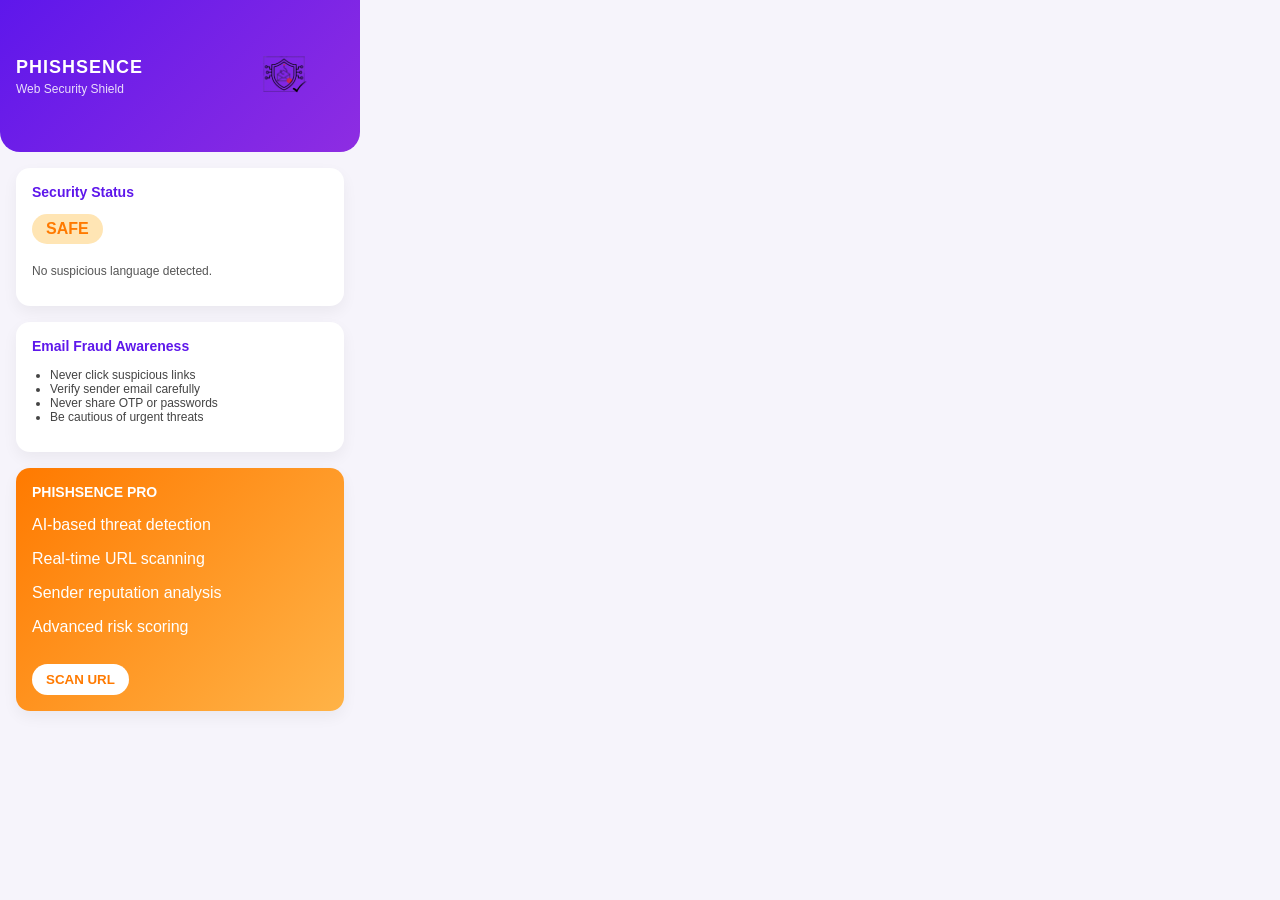
<file: popup.html>
<!DOCTYPE html>
<html>
<head>
    <title>PHISHSENCE</title>
    <link rel="stylesheet" href="popup.css">
</head>
<body>

    <div class="header">
        <div class="brand">
            <h1>PHISHSENCE</h1>
            <p>Web Security Shield</p>
        </div>
        <img src="banner.png" class="logo">
    </div>

    <div class="risk-card">
        <h3>Security Status</h3>
        <div class="risk-indicator safe">SAFE</div>
        <p class="risk-text">No suspicious language detected.</p>
    </div>

    <div class="awareness-card">
        <h3>Email Fraud Awareness</h3>
        <ul>
            <li>Never click suspicious links</li>
            <li>Verify sender email carefully</li>
            <li>Never share OTP or passwords</li>
            <li>Be cautious of urgent threats</li>
        </ul>
    </div>

    <div class="pro-card">
        <h3>PHISHSENCE PRO</h3>
        <p>AI-based threat detection</p>
        <p>Real-time URL scanning</p>
        <p>Sender reputation analysis</p>
        <p>Advanced risk scoring</p>
        <button id="proBtn" class="pro-button">SCAN URL</button>
    </div>
    <script src="popup.js"></script>

</body>
</html>
</file>
<file: popup.css>
body {
    margin: 0;
    width: 360px;
    font-family: 'Segoe UI', Arial, sans-serif;
    background: #f6f4fb;
}

/* HEADER */

.header {
    background: linear-gradient(135deg, #5e17eb, #8e2de2);
    color: white;
    padding: 16px;
    display: flex;
    align-items: center;
    justify-content: space-between;
    border-bottom-left-radius: 20px;
    border-bottom-right-radius: 20px;
}

.brand h1 {
    margin: 0;
    font-size: 18px;
    letter-spacing: 1px;
}

.brand p {
    margin: 4px 0 0 0;
    font-size: 12px;
    opacity: 0.85;
}

.logo {
    height: 120px;
    width: auto;
    border-radius: 8px;
}

/* RISK CARD */

.risk-card {
    background: white;
    margin: 16px;
    padding: 16px;
    border-radius: 14px;
    box-shadow: 0 6px 15px rgba(0,0,0,0.05);
}

.risk-card h3 {
    margin-top: 0;
    font-size: 14px;
    color: #5e17eb;
}

.risk-indicator {
    font-weight: bold;
    padding: 6px 14px;
    border-radius: 20px;
    display: inline-block;
    margin-bottom: 8px;
}

.safe {
    background: #ffe5b4;
    color: #ff7a00;
}

.risk-text {
    font-size: 12px;
    color: #555;
}

/* AWARENESS CARD */

.awareness-card {
    background: white;
    margin: 0 16px 16px 16px;
    padding: 16px;
    border-radius: 14px;
    box-shadow: 0 6px 15px rgba(0,0,0,0.05);
}

.awareness-card h3 {
    margin-top: 0;
    font-size: 14px;
    color: #5e17eb;
}

.awareness-card ul {
    padding-left: 18px;
    font-size: 12px;
    color: #444;
}

/* PRO CARD */

.pro-card {
    background: linear-gradient(135deg, #ff7a00, #ffb347);
    margin: 0 16px 20px 16px;
    padding: 16px;
    border-radius: 14px;
    color: white;
    box-shadow: 0 6px 15px rgba(0,0,0,0.05);
}

.pro-card h3 {
    margin-top: 0;
    font-size: 14px;
}
.pro-button {
    margin-top: 12px;
    padding: 8px 14px;
    border: none;
    border-radius: 20px;
    background: white;
    color: #ff7a00;
    font-weight: 600;
    cursor: pointer;
    transition: 0.3s ease;
}

.pro-button:hover {
    background: #5e17eb;
    color: white;
}
</file>
